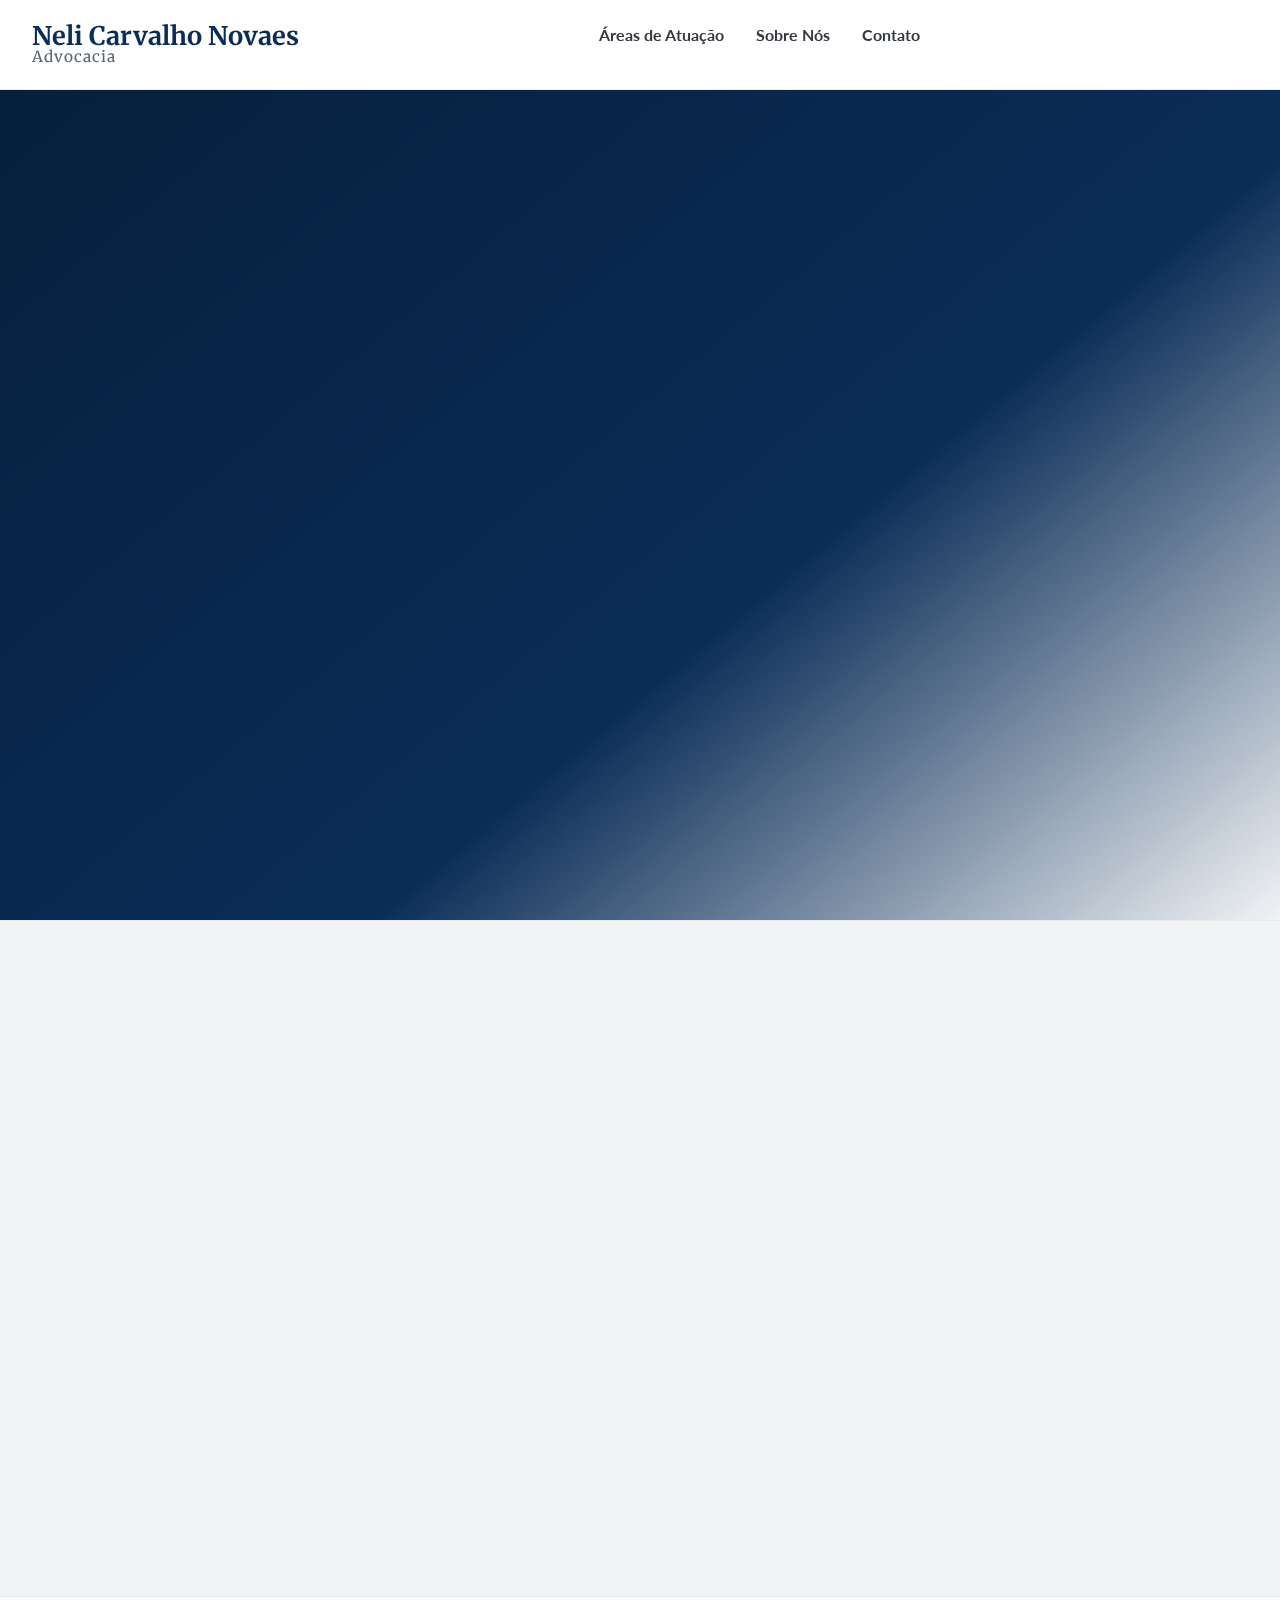
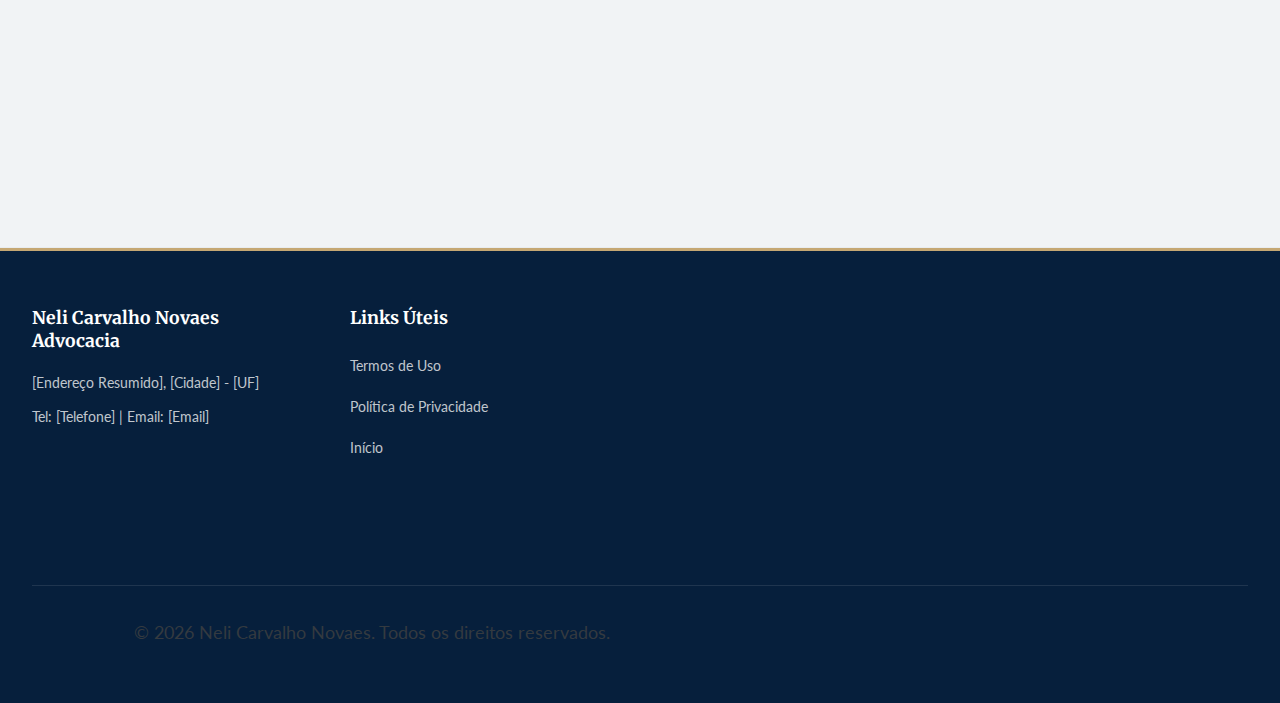
<file: index.html>
<!DOCTYPE html>
<html lang="pt-BR">
<head>
    <meta charset="UTF-8">
    <meta name="viewport" content="width=device-width, initial-scale=1.0">

    <title>Neli Carvalho Novaes Advocacia - Assessoria Jurídica Confiável</title>
    <meta name="description" content="Escritório de advocacia Neli Carvalho Novaes. Soluções jurídicas personalizadas em Direito Civil, Família e Trabalhista. Agende sua consulta.">
    <meta name="keywords" content="advocacia, advogado, neli carvalho novaes, direito civil, direito de família, direito trabalhista, assessoria jurídica, consultoria jurídica">
    <link rel="canonical" href="https://www.nelinovaesadv.com.br/">
    <link rel="icon" href="justice-scale.png" sizes="any">
    <link rel="icon" href="justice-scale.png" type="image/svg+xml">
    <link rel="apple-touch-icon" href="justice-scale.png">

    <meta property="og:title" content="Neli Carvalho Novaes Advocacia - Assessoria Confiável">
    <meta property="og:description" content="Soluções jurídicas personalizadas em Direito Civil, Família e Trabalhista.">
    <meta property="og:image" content="https://www.nelinovaesadv.com.br/images/og-image.jpg">
    <meta property="og:url" content="https://www.nelinovaesadv.com.br/">
    <meta property="og:type" content="website">
    <meta property="og:locale" content="pt_BR">
    <meta name="twitter:card" content="summary_large_image">
    <link rel="stylesheet" href="style.css">

    <link rel="preconnect" href="https://fonts.googleapis.com">
    <link rel="preconnect" href="https://fonts.gstatic.com" crossorigin>
    <link href="https://fonts.googleapis.com/css2?family=Lato:wght@300;400;700&family=Merriweather:wght@400;700&display=swap" rel="stylesheet">
    <link rel="stylesheet" href="https://cdnjs.cloudflare.com/ajax/libs/font-awesome/6.5.2/css/all.min.css" integrity="sha512-SnH5WK+bZxgPHs44uWIX+LLJAJ9/2PkPKZ5QiAj6Ta86w+fsb2TkcmfRyVX3pBnMFcV7oQPJkl9QevSCWr3W6A==" crossorigin="anonymous" referrerpolicy="no-referrer" />

    <script type="application/ld+json">
    {
      "@context": "https://schema.org",
      "@type": "LegalService",
      "name": "Neli Carvalho Novaes Advocacia",
      "description": "Assessoria e consultoria jurídica especializada em Direito Civil, Direito de Família e Direito Trabalhista.",
      "url": "https://www.nelinovaesadv.com.br/",
      "logo": "https://www.nelinovaesadv.com.br/images/logo.png", // Substitua pela URL do logo
      "image": "https://www.nelinovaesadv.com.br/images/og-image.jpg",
      "telephone": "+55-XX-XXXXX-XXXX", // Substitua pelo telefone
      "email": "contato@nelinovaesadv.com.br", // Substitua pelo email
      "address": {
        "@type": "PostalAddress",
        "streetAddress": "Endereço Completo do Escritório", // Substitua
        "addressLocality": "Cidade", // Substitua
        "addressRegion": "UF", // Substitua
        "postalCode": "XXXXX-XXX", // Substitua
        "addressCountry": "BR"
      },
      "openingHoursSpecification": [ // Opcional: Horário de funcionamento
        {
          "@type": "OpeningHoursSpecification",
          "dayOfWeek": [
            "Monday",
            "Tuesday",
            "Wednesday",
            "Thursday",
            "Friday"
          ],
          "opens": "09:00",
          "closes": "18:00"
        }
      ],
      "areaServed": { // Opcional: Área de atuação geográfica
         "@type": "Place",
         "name": "Nome da Cidade ou Região" // Substitua
      },
       "founder": { // Ou attorney, employee
           "@type": "Person",
           "name": "Neli Carvalho Novaes",
           "jobTitle": "Advogada",
           "alumniOf": "Nome da Faculdade de Direito" // Opcional
           // "knowsAbout": ["Direito Civil", "Direito de Família", "Direito do Trabalho"]
       }
    }
    </script>
</head>
<body data-theme="light"> <header class="site-header" id="inicio">
        <div class="container header-container">
            <div class="logo">
                <a href="#inicio">Neli Carvalho Novaes <span class="logo-subtitle">Advocacia</span></a>
                </div>
            <nav class="main-nav">
                <ul>
                    <li><a href="#areas">Áreas de Atuação</a></li>
                    <li><a href="#sobre">Sobre Nós</a></li>
                    <li><a href="#contato">Contato</a></li>
                </ul>
            </nav>
            <div class="header-actions">
                 <button id="dark-mode-toggle" class="dark-mode-button" aria-label="Alternar modo claro/escuro">
                     <i class="fas fa-moon icon-moon"></i>
                     <i class="fas fa-sun icon-sun"></i>
                 </button>
                <button class="menu-toggle" aria-label="Abrir menu" aria-expanded="false">
                    <i class="fas fa-bars"></i>
                </button>
            </div>
        </div>
    </header>

    <section class="hero-section section">
        <div class="hero-background" aria-hidden="true"></div>
        <div class="container hero-content-container">
            <div class="hero-text animate-on-load">
                <h1 class="hero-title">Assessoria Jurídica <span class="highlight">Confiável e Eficaz</span></h1>
                <p class="hero-subtitle">Soluções personalizadas para suas necessidades em Direito Civil, Família e Trabalhista.</p>
                <a href="#contato" class="button hero-cta">Agende sua Consulta Inicial</a>
            </div>
            <div class="hero-visual animate-on-load delay-1" aria-hidden="true">
                <svg class="justice-scale" xmlns="http://www.w3.org/2000/svg" viewBox="0 0 100 100" fill="currentColor"><path d="M93.4 31.1l-11.8 7.3L50 18.8 18.4 38.4 6.6 31.1 50 8.8l43.4 22.3zM50 81.2V23.1l31.6 19.5-6.6 4 11.8 7.3L50 91.2 13.2 53.9l11.8-7.3-6.6-4L50 23.1v58.1zM18.4 61.6l6.6 4L50 76.9l25-11.3 6.6-4-31.6-19.5L18.4 61.6z"/></svg>
            </div>
        </div>
    </section>

    <main>

        <section id="areas" class="areas-section section section--light-bg">
            <div class="container content-wrapper reveal-on-scroll">
                <h2 class="section-title">Áreas de Atuação</h2>
                <p class="section-subtitle">Foco em resultados e na defesa dos seus direitos.</p>
                <div class="practice-areas-grid responsive-grid">
                    <div class="practice-card">
                        <div class="card-icon"><i class="fas fa-gavel"></i></div>
                        <h3 class="card-title">Direito Civil</h3>
                        <p class="card-description">Contratos, obrigações, responsabilidade civil, indenizações, posse e propriedade.</p>
                    </div>
                    <div class="practice-card">
                        <div class="card-icon"><i class="fas fa-users"></i></div>
                        <h3 class="card-title">Direito de Família</h3>
                        <p class="card-description">Divórcio, pensão alimentícia, guarda de filhos, inventários e partilhas.</p>
                    </div>
                    <div class="practice-card">
                        <div class="card-icon"><i class="fas fa-briefcase"></i></div>
                        <h3 class="card-title">Direito Trabalhista</h3>
                        <p class="card-description">Reclamações trabalhistas, acidentes de trabalho, rescisões, direitos de empregados e empregadores.</p>
                    </div>
                     </div>
            </div>
        </section>

        <section id="sobre" class="about-section section">
            <div class="container content-wrapper responsive-flex about-container reveal-on-scroll">
                <div class="about-image">
                    <img src="neli-carvalho-novaes-advogada.png" alt="Foto de Neli Carvalho Novaes" loading="lazy"> </div>
                <div class="about-text">
                    <h2 class="section-title">Sobre Neli Carvalho Novaes</h2>
                    <p>Com vasta experiência e dedicação, Neli Carvalho Novaes oferece um atendimento jurídico humanizado e focado em encontrar as melhores soluções para cada cliente. Graduada pela [Nome da Universidade], com especialização em [Área de Especialização], atua com ética e transparência.</p>
                    <p><strong>Valores:</strong> Comprometimento, Excelência, Ética e Respeito.</p>
                    <a href="#contato" class="button button--outline">Entre em Contato</a>
                </div>
            </div>
        </section>

        <section id="contato" class="contact-section section section--light-bg">
            <div class="container content-wrapper reveal-on-scroll">
                <h2 class="section-title">Contato</h2>
                <p class="section-subtitle">Agende uma consulta ou tire suas dúvidas.</p>
                <div class="contact-container-internal responsive-flex">
                     <div class="contact-info">
                         <h3>Informações de Contato</h3>
                         <p><i class="fas fa-map-marker-alt icon"></i> [Endereço Completo do Escritório], [Cidade] - [UF]</p>
                         <p><i class="fas fa-phone icon"></i> <a href="tel:+55XXXXXXXXXXX">[Seu Telefone]</a></p>
                         <p><i class="fas fa-envelope icon"></i> <a href="mailto:contato@nelinovaesadv.com.br">[Seu Email]</a></p>
                         <p><i class="fab fa-whatsapp icon"></i> <a href="https://wa.me/55XXXXXXXXXXX" target="_blank" rel="noopener noreferrer">WhatsApp</a></p>
                         </div>
                     <div class="contact-form-wrapper">
                         <h3>Envie sua Mensagem</h3>
                        <form class="contact-form" id="main-contact-form" action="[URL_PROCESSA_FORMULARIO]" method="POST" novalidate>
                            <div class="form-group">
                                <label for="contact-nome">Nome:</label>
                                <input type="text" id="contact-nome" name="nome" required minlength="2">
                                <span class="error-message" aria-live="polite"></span>
                            </div>
                            <div class="form-group">
                                <label for="contact-email">E-mail:</label>
                                <input type="email" id="contact-email" name="email" required>
                                 <span class="error-message" aria-live="polite"></span>
                            </div>
                             <div class="form-group">
                                <label for="contact-telefone">Telefone (Opcional):</label>
                                <input type="tel" id="contact-telefone" name="telefone">
                            </div>
                            <div class="form-group">
                                <label for="contact-mensagem">Mensagem:</label>
                                <textarea id="contact-mensagem" name="mensagem" rows="5" required minlength="10"></textarea>
                                 <span class="error-message" aria-live="polite"></span>
                            </div>
                            <div class="form-submit">
                                <button type="submit" class="button">Enviar Contato</button>
                            </div>
                            <div class="form-status" aria-live="polite"></div> </form>
                    </div>
                </div>
            </div>
        </section>

    </main>

    <footer class="site-footer section--narrow">
        <div class="container footer-container">
            <div class="footer-info">
                 <h4>Neli Carvalho Novaes Advocacia</h4>
                 <p>[Endereço Resumido], [Cidade] - [UF]</p>
                 <p>Tel: [Telefone] | Email: [Email]</p>
            </div>
            <div class="footer-links">
                 <h4>Links Úteis</h4>
                 <ul>
                     <li><a href="termos-de-uso.html">Termos de Uso</a></li>
                    <li><a href="politica-de-privacidade.html">Política de Privacidade</a></li>
                    <li><a href="#">Início</a></li>
                 </ul>
            </div>
            <div class="footer-copy">
                <p>&copy; <span id="current-year">2025</span> Neli Carvalho Novaes. Todos os direitos reservados.</p>
                </div>
        </div>
    </footer>

    <script src="script.js"></script>
    <script> document.getElementById('current-year').textContent = new Date().getFullYear(); </script>

</body>
</html>
</file>
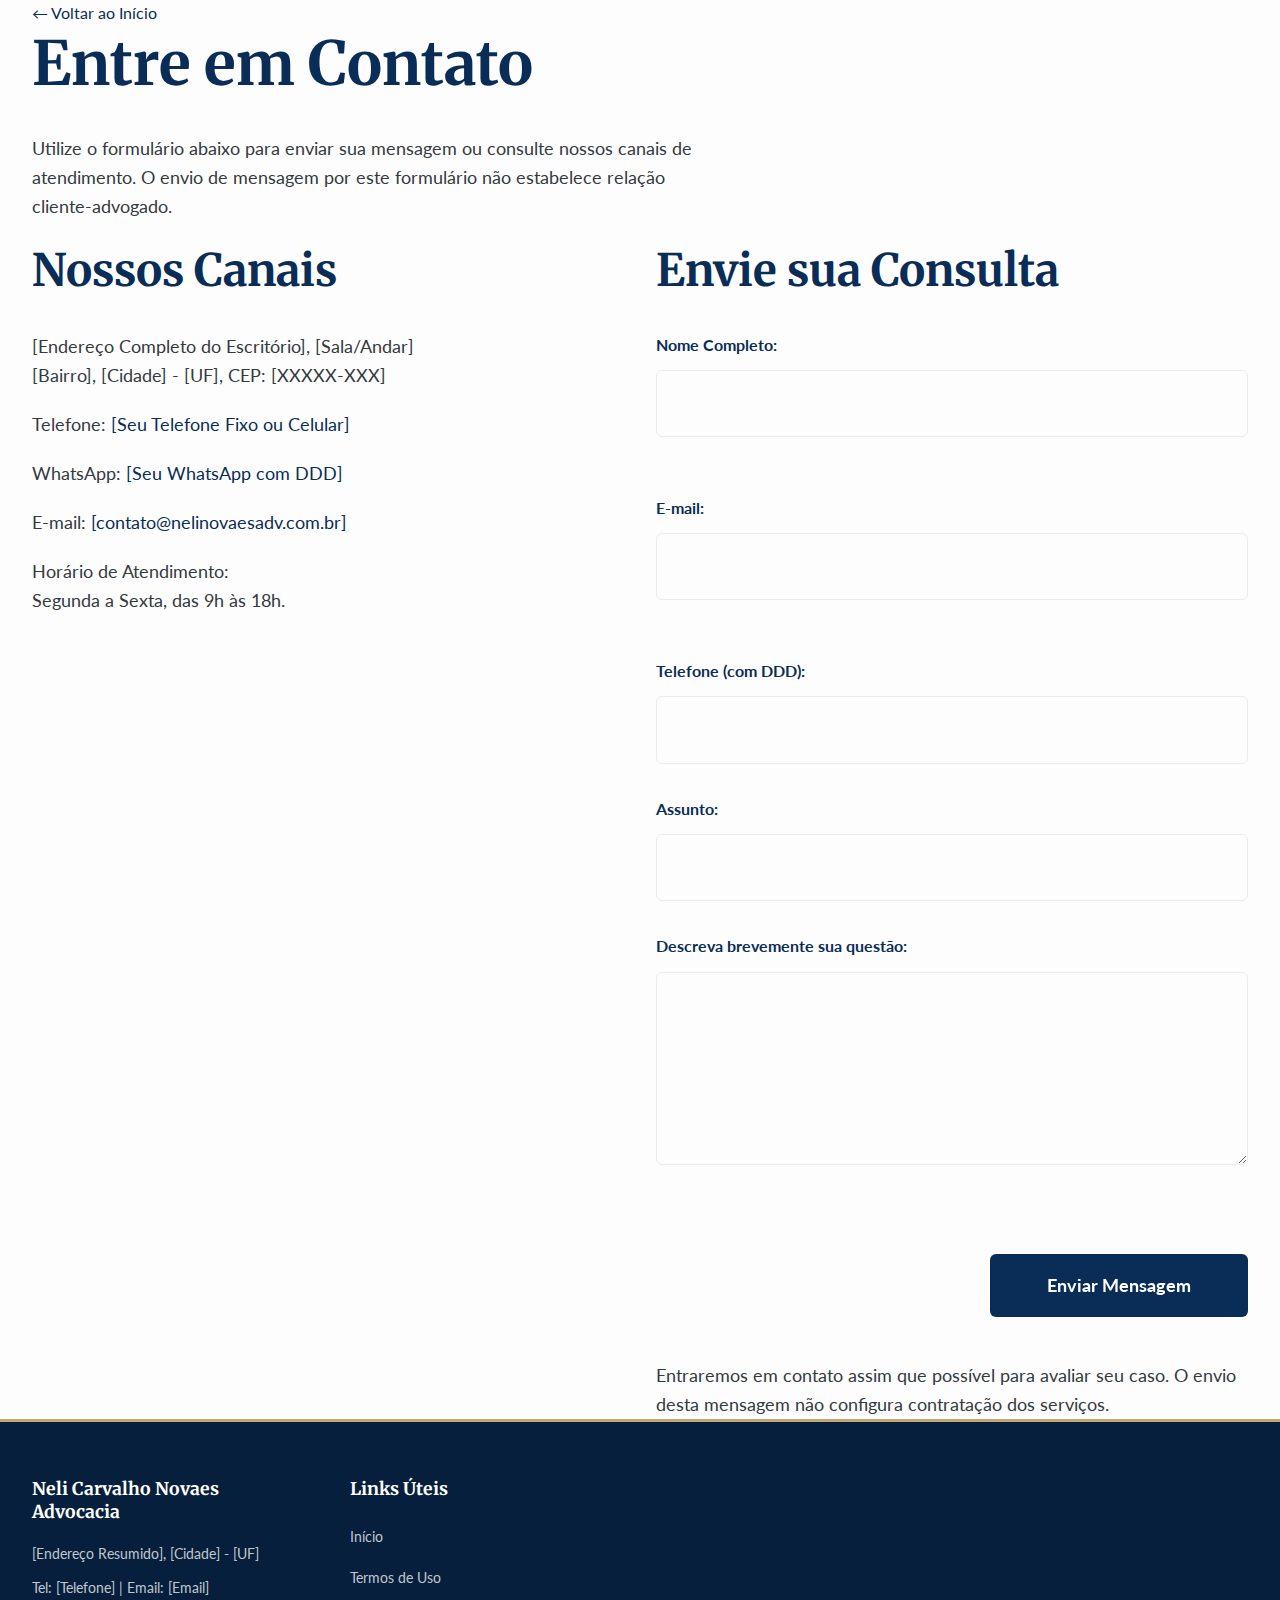
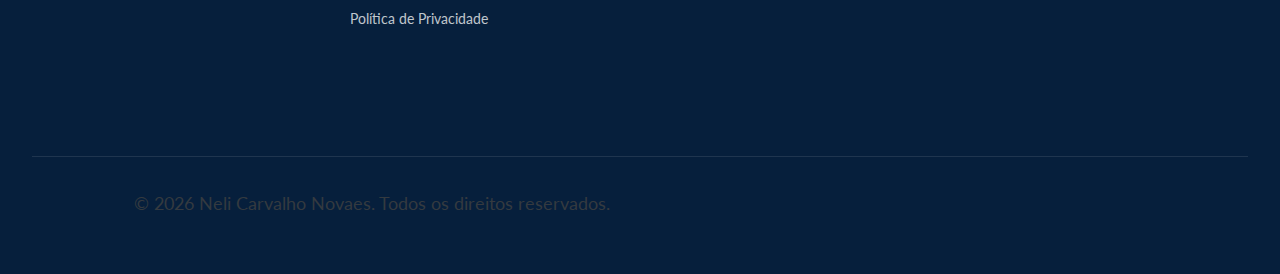
<file: contato.html>
<!DOCTYPE html>
<html lang="pt-BR">
<head>
    <meta charset="UTF-8">
    <meta name="viewport" content="width=device-width, initial-scale=1.0">

    <title>Contato - Neli Carvalho Novaes Advocacia</title>
    <meta name="description" content="Entre em contato com o escritório Neli Carvalho Novaes Advocacia. Agende sua consulta ou envie sua dúvida sobre direito civil, família ou trabalhista.">
    <meta name="robots" content="index, follow">

    <link rel="stylesheet" href="style.css">
    <link rel="preconnect" href="https://fonts.googleapis.com">
    <link rel="preconnect" href="https://fonts.gstatic.com" crossorigin>
    <link href="https://fonts.googleapis.com/css2?family=Lato:wght@300;400;700&family=Merriweather:wght@400;700&display=swap" rel="stylesheet">
    <link rel="stylesheet" href="https://cdnjs.cloudflare.com/ajax/libs/font-awesome/6.5.2/css/all.min.css" integrity="sha512-SnH5WK+bZxgPHs44uWIX+LLJAJ9/2PkPKZ5QiAj6Ta86w+fsb2TkcmfRyVX3pBnMFcV7oQPJkl9QevSCWr3W6A==" crossorigin="anonymous" referrerpolicy="no-referrer" />

    <link rel="icon" href="/favicon.ico" sizes="any">
    <link rel="icon" href="/favicon.svg" type="image/svg+xml">
    <link rel="apple-touch-icon" href="/apple-touch-icon.png">
</head>
<body data-theme="light">

    <header class="simple-header">
        <div class="container">
             <a href="index.html" class="back-link">&larr; Voltar ao Início</a>
        </div>
    </header>

    <main class="contact-container container page-content">
        <h1>Entre em Contato</h1>
        <p class="contact-intro">Utilize o formulário abaixo para enviar sua mensagem ou consulte nossos canais de atendimento. O envio de mensagem por este formulário não estabelece relação cliente-advogado.</p>

        <div class="contact-flex-container responsive-flex"> <div class="contact-direct-info-block"> <h2>Nossos Canais</h2>
                <p><i class="fas fa-map-marker-alt icon"></i> [Endereço Completo do Escritório], [Sala/Andar] <br> [Bairro], [Cidade] - [UF], CEP: [XXXXX-XXX]</p>
                <p><i class="fas fa-phone icon"></i> Telefone: <a href="tel:+55XXXXXXXXXXX">[Seu Telefone Fixo ou Celular]</a></p>
                <p><i class="fab fa-whatsapp icon"></i> WhatsApp: <a href="https://wa.me/55XXXXXXXXXXX" target="_blank" rel="noopener noreferrer">[Seu WhatsApp com DDD]</a></p> <p><i class="fas fa-envelope icon"></i> E-mail: <a href="mailto:contato@nelinovaesadv.com.br">[contato@nelinovaesadv.com.br]</a></p>
                <p><i class="fas fa-clock icon"></i> Horário de Atendimento: <br> Segunda a Sexta, das 9h às 18h.</p>
                 </div>

            <div class="contact-form-container-block"> <h2>Envie sua Consulta</h2>
                <form class="contact-form" id="page-contact-form" action="[URL_DO_SEU_SCRIPT_DE_ENVIO]" method="POST" novalidate>
                    <div class="form-group">
                        <label for="page-contact-nome">Nome Completo:</label>
                        <input type="text" id="page-contact-nome" name="nome" required aria-required="true" minlength="2">
                         <span class="error-message" aria-live="polite"></span>
                    </div>
                    <div class="form-group">
                        <label for="page-contact-email">E-mail:</label>
                        <input type="email" id="page-contact-email" name="email" required aria-required="true">
                         <span class="error-message" aria-live="polite"></span>
                    </div>
                    <div class="form-group">
                        <label for="page-contact-telefone">Telefone (com DDD):</label>
                        <input type="tel" id="page-contact-telefone" name="telefone"> </div>
                    <div class="form-group">
                        <label for="page-contact-assunto">Assunto:</label>
                         <input type="text" id="page-contact-assunto" name="assunto">
                    </div>
                    <div class="form-group">
                        <label for="page-contact-mensagem">Descreva brevemente sua questão:</label>
                        <textarea id="page-contact-mensagem" name="mensagem" rows="6" required aria-required="true" minlength="10"></textarea>
                         <span class="error-message" aria-live="polite"></span>
                    </div>
                    <div class="form-submit">
                        <button type="submit" class="button contact-submit-button">Enviar Mensagem</button>
                    </div>
                    <div class="form-status" aria-live="polite"></div>
                </form>
                <p class="form-note">Entraremos em contato assim que possível para avaliar seu caso. O envio desta mensagem não configura contratação dos serviços.</p>
            </div>

        </div> </main>

    <footer class="site-footer section--narrow">
         <div class="container footer-container">
            <div class="footer-info">
                 <h4>Neli Carvalho Novaes Advocacia</h4>
                 <p>[Endereço Resumido], [Cidade] - [UF]</p>
                 <p>Tel: [Telefone] | Email: [Email]</p>
            </div>
            <div class="footer-links">
                 <h4>Links Úteis</h4>
                 <ul>
                    <li><a href="index.html">Início</a></li>
                    <li><a href="termos-de-uso.html">Termos de Uso</a></li>
                    <li><a href="politica-de-privacidade.html">Política de Privacidade</a></li>
                 </ul>
            </div>
            <div class="footer-copy">
                <p>&copy; <span id="current-year">2025</span> Neli Carvalho Novaes. Todos os direitos reservados.</p>
            </div>
        </div>
    </footer>

    <script src="script.js"></script> <script> document.getElementById('current-year').textContent = new Date().getFullYear(); </script>

</body>
</html>
</file>
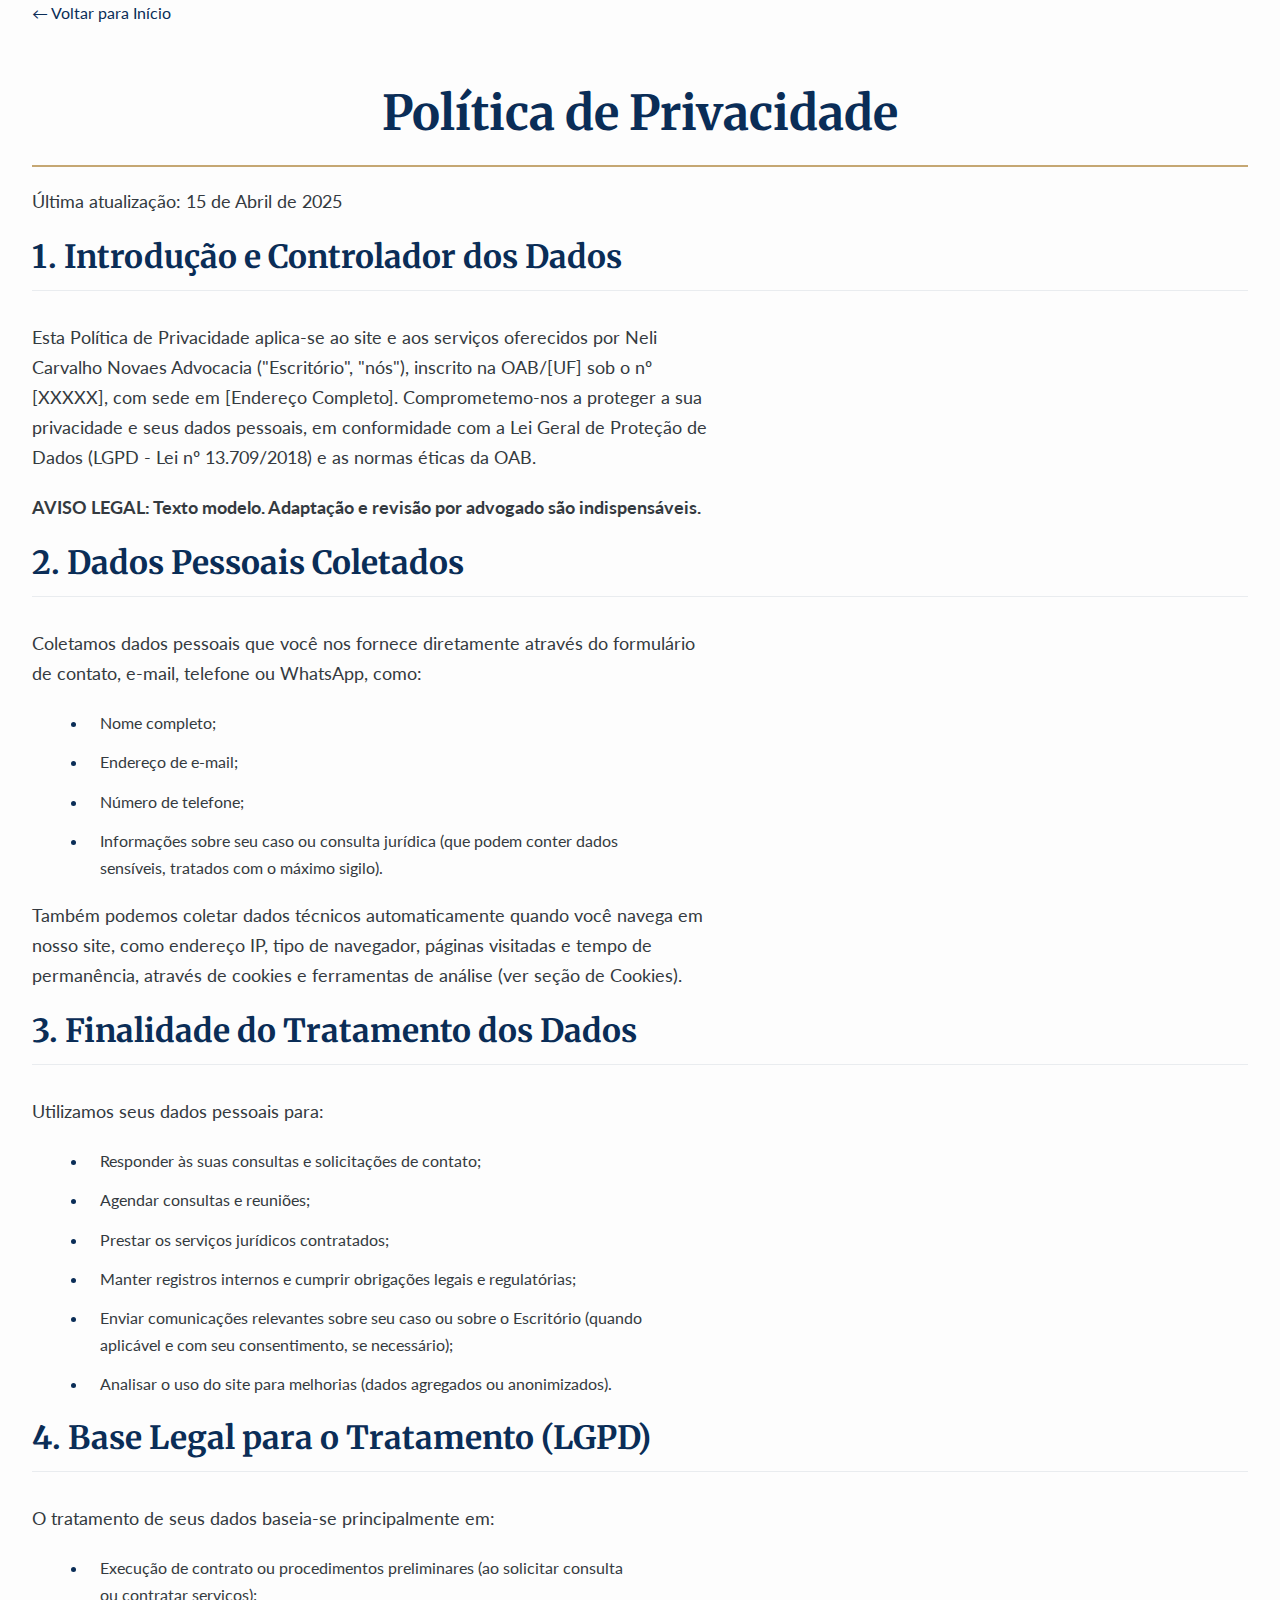
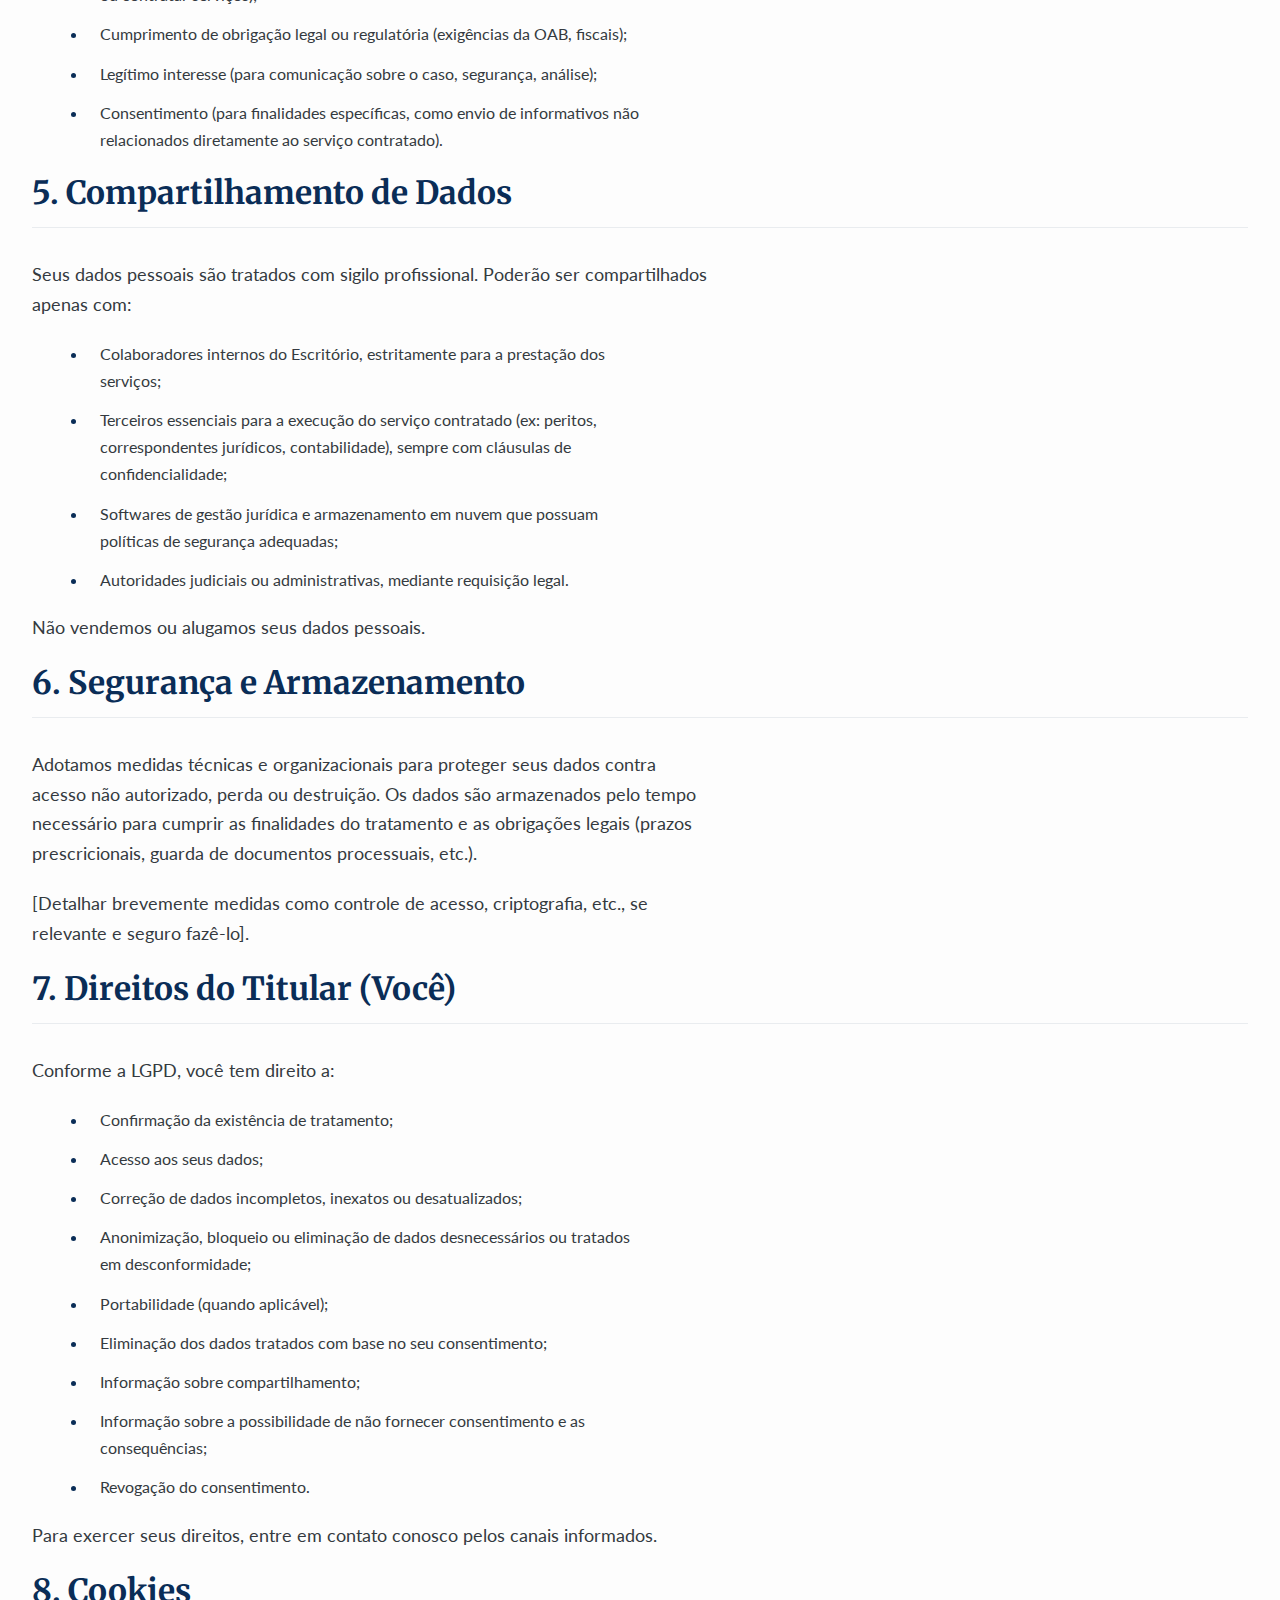
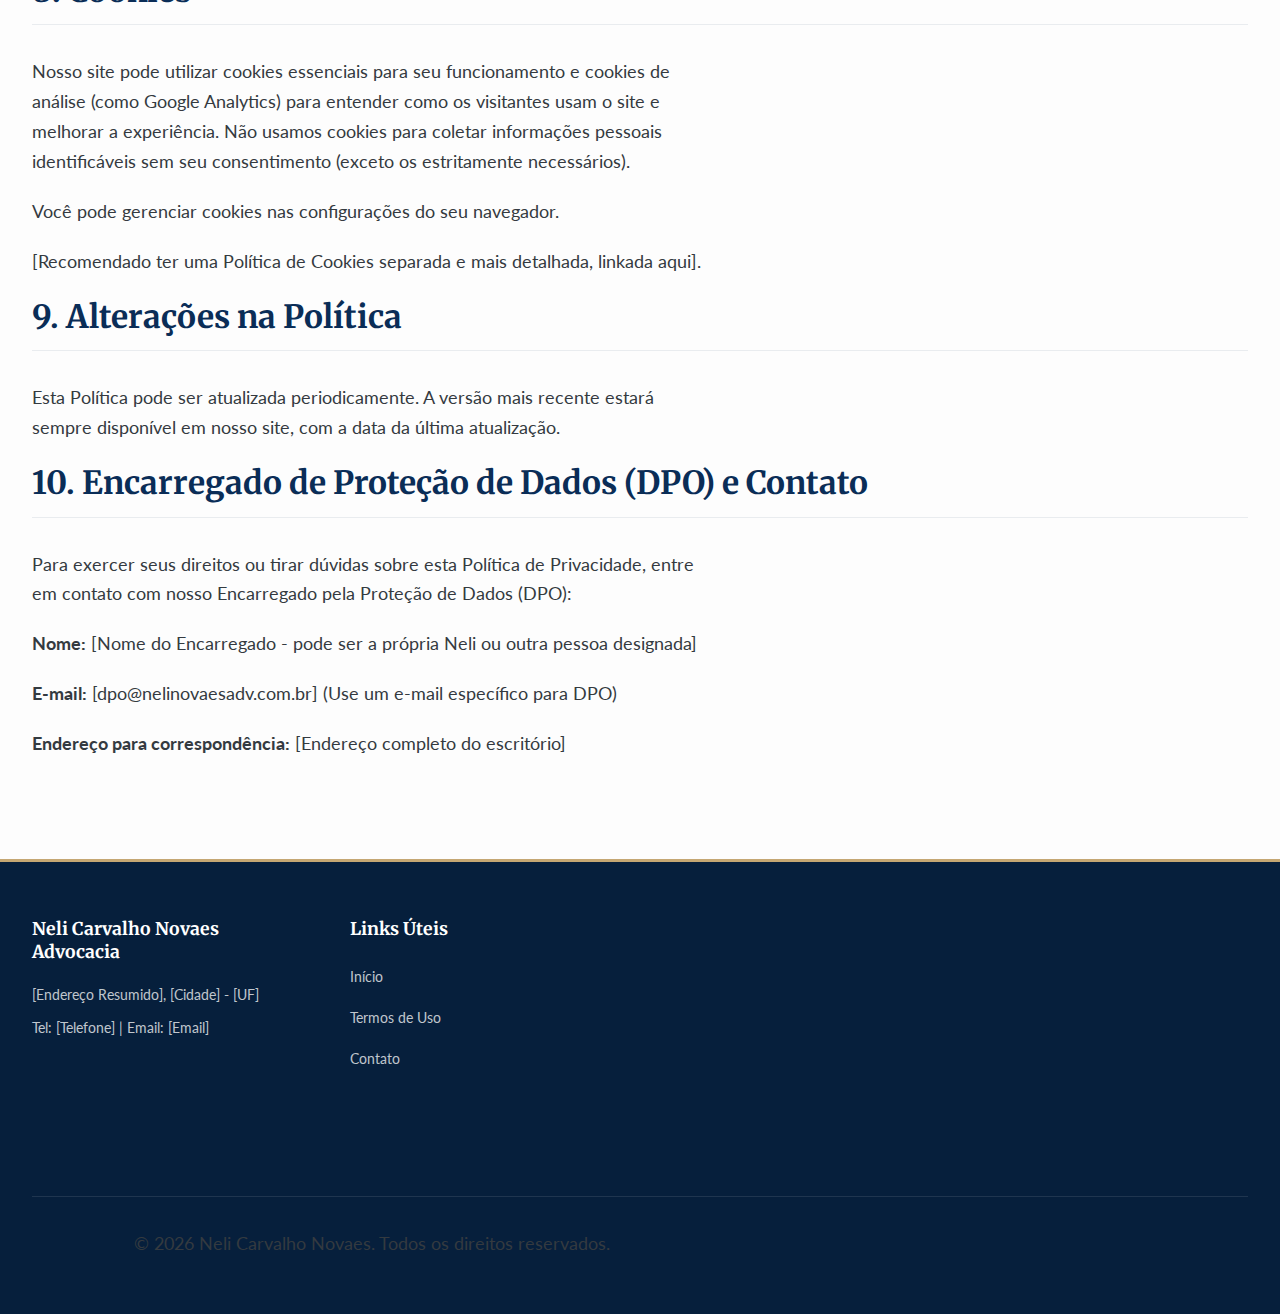
<file: politica-de-privacidade.html>
<!DOCTYPE html>
<html lang="pt-BR">
<head>
    <meta charset="UTF-8">
    <meta name="viewport" content="width=device-width, initial-scale=1.0">

    <title>Política de Privacidade - Neli Carvalho Novaes Advocacia</title>
    <meta name="description" content="Política de privacidade do escritório Neli Carvalho Novaes Advocacia. Entenda como tratamos seus dados pessoais em conformidade com a LGPD.">
    <meta name="robots" content="noindex, follow">

    <link rel="stylesheet" href="style.css">

    <link rel="preconnect" href="https://fonts.googleapis.com">
    <link rel="preconnect" href="https://fonts.gstatic.com" crossorigin>
    <link href="https://fonts.googleapis.com/css2?family=Lato:wght@300;400;700&family=Merriweather:wght@400;700&display=swap" rel="stylesheet">
    <link rel="stylesheet" href="https://cdnjs.cloudflare.com/ajax/libs/font-awesome/6.5.2/css/all.min.css" integrity="sha512-SnH5WK+bZxgPHs44uWIX+LLJAJ9/2PkPKZ5QiAj6Ta86w+fsb2TkcmfRyVX3pBnMFcV7oQPJkl9QevSCWr3W6A==" crossorigin="anonymous" referrerpolicy="no-referrer" />

    <link rel="icon" href="/favicon.ico" sizes="any">
    <link rel="icon" href="/favicon.svg" type="image/svg+xml">
    <link rel="apple-touch-icon" href="/apple-touch-icon.png">
</head>
<body data-theme="light">

    <header class="simple-header">
        <div class="container">
            <a href="index.html" class="back-link">&larr; Voltar para Início</a>
        </div>
    </header>

    <main class="privacy-container container page-content">
        <h1>Política de Privacidade</h1>
        <p class="last-updated">Última atualização: 15 de Abril de 2025</p> <section>
            <h2>1. Introdução e Controlador dos Dados</h2>
            <p>Esta Política de Privacidade aplica-se ao site e aos serviços oferecidos por Neli Carvalho Novaes Advocacia ("Escritório", "nós"), inscrito na OAB/[UF] sob o nº [XXXXX], com sede em [Endereço Completo]. Comprometemo-nos a proteger a sua privacidade e seus dados pessoais, em conformidade com a Lei Geral de Proteção de Dados (LGPD - Lei nº 13.709/2018) e as normas éticas da OAB.</p>
            <p><strong>AVISO LEGAL: Texto modelo. Adaptação e revisão por advogado são indispensáveis.</strong></p>
        </section>

        <section>
            <h2>2. Dados Pessoais Coletados</h2>
            <p>Coletamos dados pessoais que você nos fornece diretamente através do formulário de contato, e-mail, telefone ou WhatsApp, como:</p>
            <ul>
                <li>Nome completo;</li>
                <li>Endereço de e-mail;</li>
                <li>Número de telefone;</li>
                <li>Informações sobre seu caso ou consulta jurídica (que podem conter dados sensíveis, tratados com o máximo sigilo).</li>
            </ul>
            <p>Também podemos coletar dados técnicos automaticamente quando você navega em nosso site, como endereço IP, tipo de navegador, páginas visitadas e tempo de permanência, através de cookies e ferramentas de análise (ver seção de Cookies).</p>
        </section>

        <section>
            <h2>3. Finalidade do Tratamento dos Dados</h2>
            <p>Utilizamos seus dados pessoais para:</p>
            <ul>
                <li>Responder às suas consultas e solicitações de contato;</li>
                <li>Agendar consultas e reuniões;</li>
                <li>Prestar os serviços jurídicos contratados;</li>
                <li>Manter registros internos e cumprir obrigações legais e regulatórias;</li>
                <li>Enviar comunicações relevantes sobre seu caso ou sobre o Escritório (quando aplicável e com seu consentimento, se necessário);</li>
                <li>Analisar o uso do site para melhorias (dados agregados ou anonimizados).</li>
            </ul>
        </section>

         <section>
            <h2>4. Base Legal para o Tratamento (LGPD)</h2>
            <p>O tratamento de seus dados baseia-se principalmente em:</p>
            <ul>
                <li>Execução de contrato ou procedimentos preliminares (ao solicitar consulta ou contratar serviços);</li>
                <li>Cumprimento de obrigação legal ou regulatória (exigências da OAB, fiscais);</li>
                <li>Legítimo interesse (para comunicação sobre o caso, segurança, análise);</li>
                <li>Consentimento (para finalidades específicas, como envio de informativos não relacionados diretamente ao serviço contratado).</li>
            </ul>
        </section>

        <section>
            <h2>5. Compartilhamento de Dados</h2>
            <p>Seus dados pessoais são tratados com sigilo profissional. Poderão ser compartilhados apenas com:</p>
            <ul>
                <li>Colaboradores internos do Escritório, estritamente para a prestação dos serviços;</li>
                <li>Terceiros essenciais para a execução do serviço contratado (ex: peritos, correspondentes jurídicos, contabilidade), sempre com cláusulas de confidencialidade;</li>
                <li>Softwares de gestão jurídica e armazenamento em nuvem que possuam políticas de segurança adequadas;</li>
                <li>Autoridades judiciais ou administrativas, mediante requisição legal.</li>
            </ul>
            <p>Não vendemos ou alugamos seus dados pessoais.</p>
        </section>

        <section>
            <h2>6. Segurança e Armazenamento</h2>
            <p>Adotamos medidas técnicas e organizacionais para proteger seus dados contra acesso não autorizado, perda ou destruição. Os dados são armazenados pelo tempo necessário para cumprir as finalidades do tratamento e as obrigações legais (prazos prescricionais, guarda de documentos processuais, etc.).</p>
             <p>[Detalhar brevemente medidas como controle de acesso, criptografia, etc., se relevante e seguro fazê-lo].</p>
       </section>

        <section>
            <h2>7. Direitos do Titular (Você)</h2>
            <p>Conforme a LGPD, você tem direito a:</p>
            <ul>
                <li>Confirmação da existência de tratamento;</li>
                <li>Acesso aos seus dados;</li>
                <li>Correção de dados incompletos, inexatos ou desatualizados;</li>
                <li>Anonimização, bloqueio ou eliminação de dados desnecessários ou tratados em desconformidade;</li>
                <li>Portabilidade (quando aplicável);</li>
                <li>Eliminação dos dados tratados com base no seu consentimento;</li>
                <li>Informação sobre compartilhamento;</li>
                <li>Informação sobre a possibilidade de não fornecer consentimento e as consequências;</li>
                <li>Revogação do consentimento.</li>
            </ul>
            <p>Para exercer seus direitos, entre em contato conosco pelos canais informados.</p>
        </section>

        <section>
            <h2>8. Cookies</h2>
            <p>Nosso site pode utilizar cookies essenciais para seu funcionamento e cookies de análise (como Google Analytics) para entender como os visitantes usam o site e melhorar a experiência. Não usamos cookies para coletar informações pessoais identificáveis sem seu consentimento (exceto os estritamente necessários).</p>
            <p>Você pode gerenciar cookies nas configurações do seu navegador.</p>
             <p>[Recomendado ter uma Política de Cookies separada e mais detalhada, linkada aqui].</p>
       </section>

        <section>
            <h2>9. Alterações na Política</h2>
            <p>Esta Política pode ser atualizada periodicamente. A versão mais recente estará sempre disponível em nosso site, com a data da última atualização.</p>
        </section>

        <section>
            <h2>10. Encarregado de Proteção de Dados (DPO) e Contato</h2>
            <p>Para exercer seus direitos ou tirar dúvidas sobre esta Política de Privacidade, entre em contato com nosso Encarregado pela Proteção de Dados (DPO):</p>
            <p><strong>Nome:</strong> [Nome do Encarregado - pode ser a própria Neli ou outra pessoa designada]</p>
            <p><strong>E-mail:</strong> [dpo@nelinovaesadv.com.br] (Use um e-mail específico para DPO)</p>
            <p><strong>Endereço para correspondência:</strong> [Endereço completo do escritório]</p>
        </section>

    </main>

    <footer class="site-footer section--narrow">
         <div class="container footer-container">
            <div class="footer-info">
                 <h4>Neli Carvalho Novaes Advocacia</h4>
                 <p>[Endereço Resumido], [Cidade] - [UF]</p>
                 <p>Tel: [Telefone] | Email: [Email]</p>
            </div>
            <div class="footer-links">
                 <h4>Links Úteis</h4>
                 <ul>
                    <li><a href="index.html">Início</a></li>
                    <li><a href="termos-de-uso.html">Termos de Uso</a></li>
                    <li><a href="contato.html">Contato</a></li>
                 </ul>
            </div>
            <div class="footer-copy">
                <p>&copy; <span id="current-year">2025</span> Neli Carvalho Novaes. Todos os direitos reservados.</p>
            </div>
        </div>
    </footer>

    <script>
        const yearSpan = document.getElementById('current-year');
        if (yearSpan) {
            yearSpan.textContent = new Date().getFullYear();
        }
     </script>

</body>
</html>
</file>
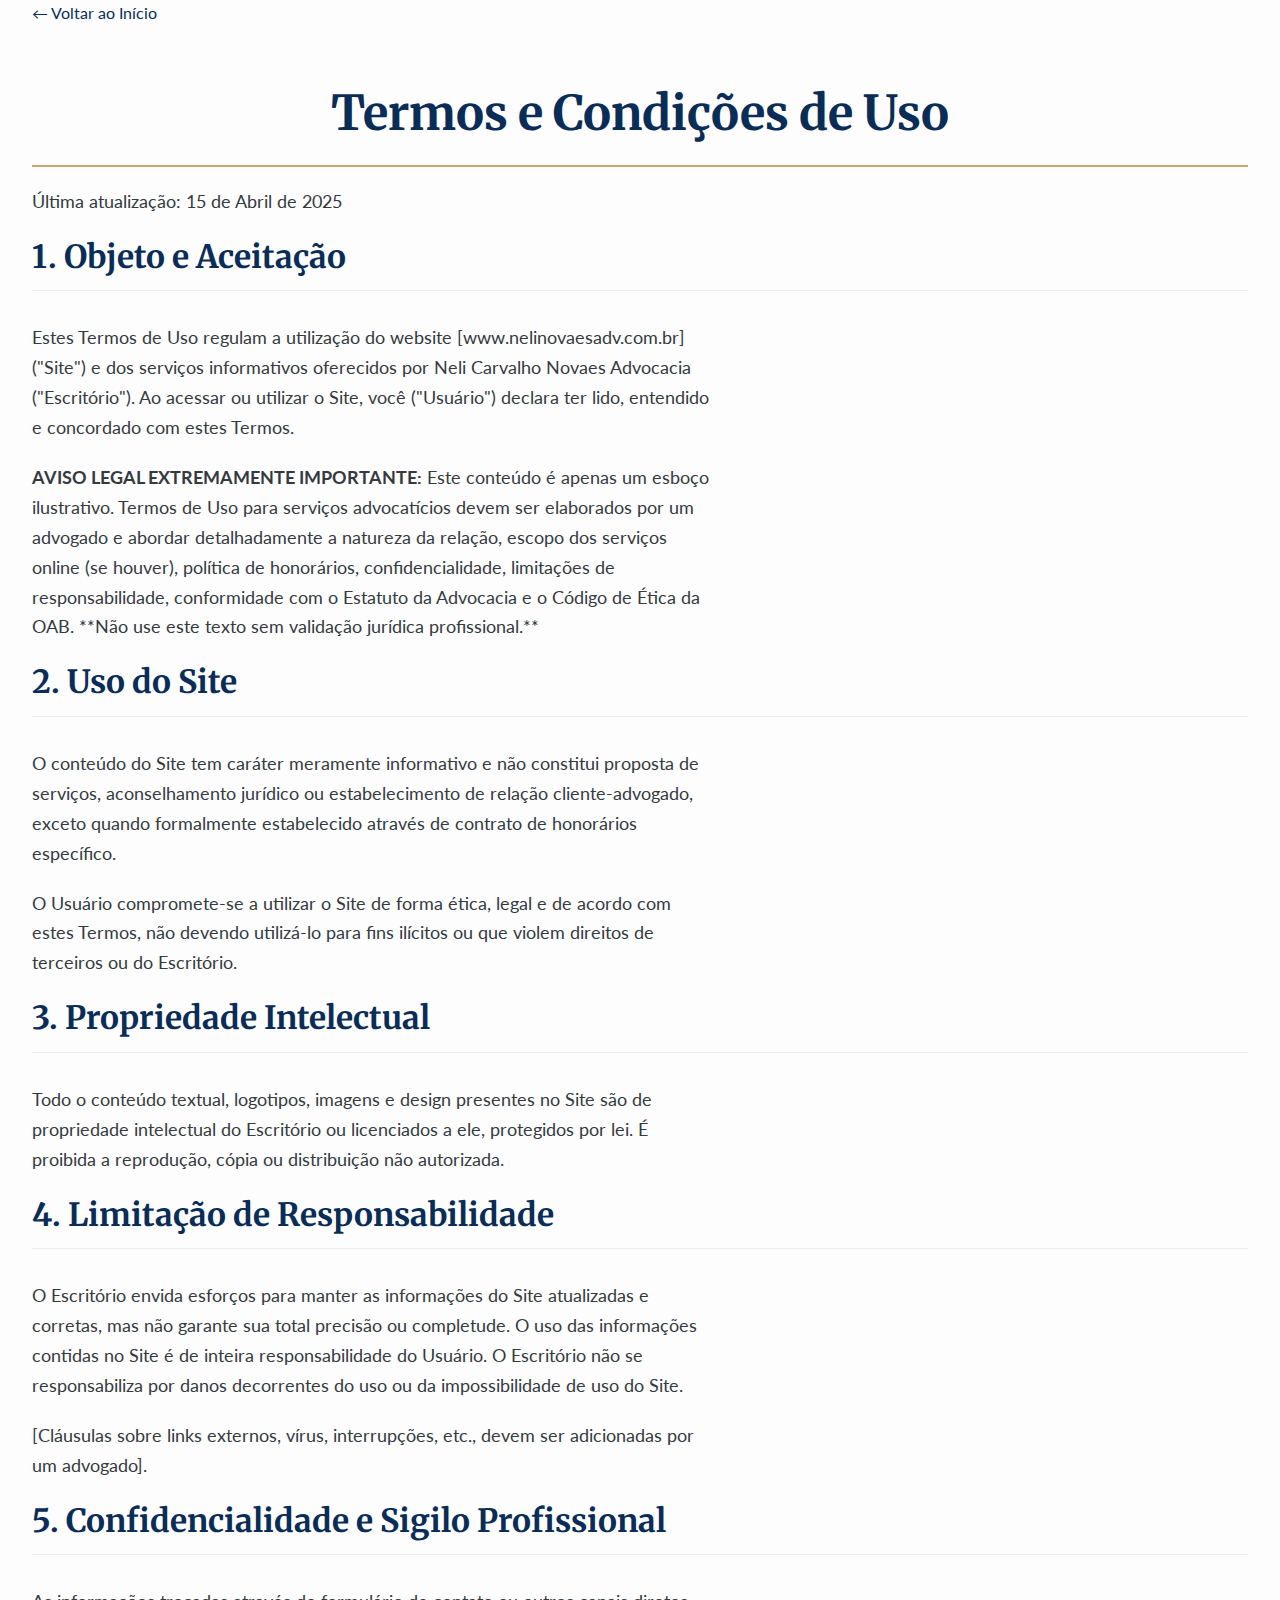
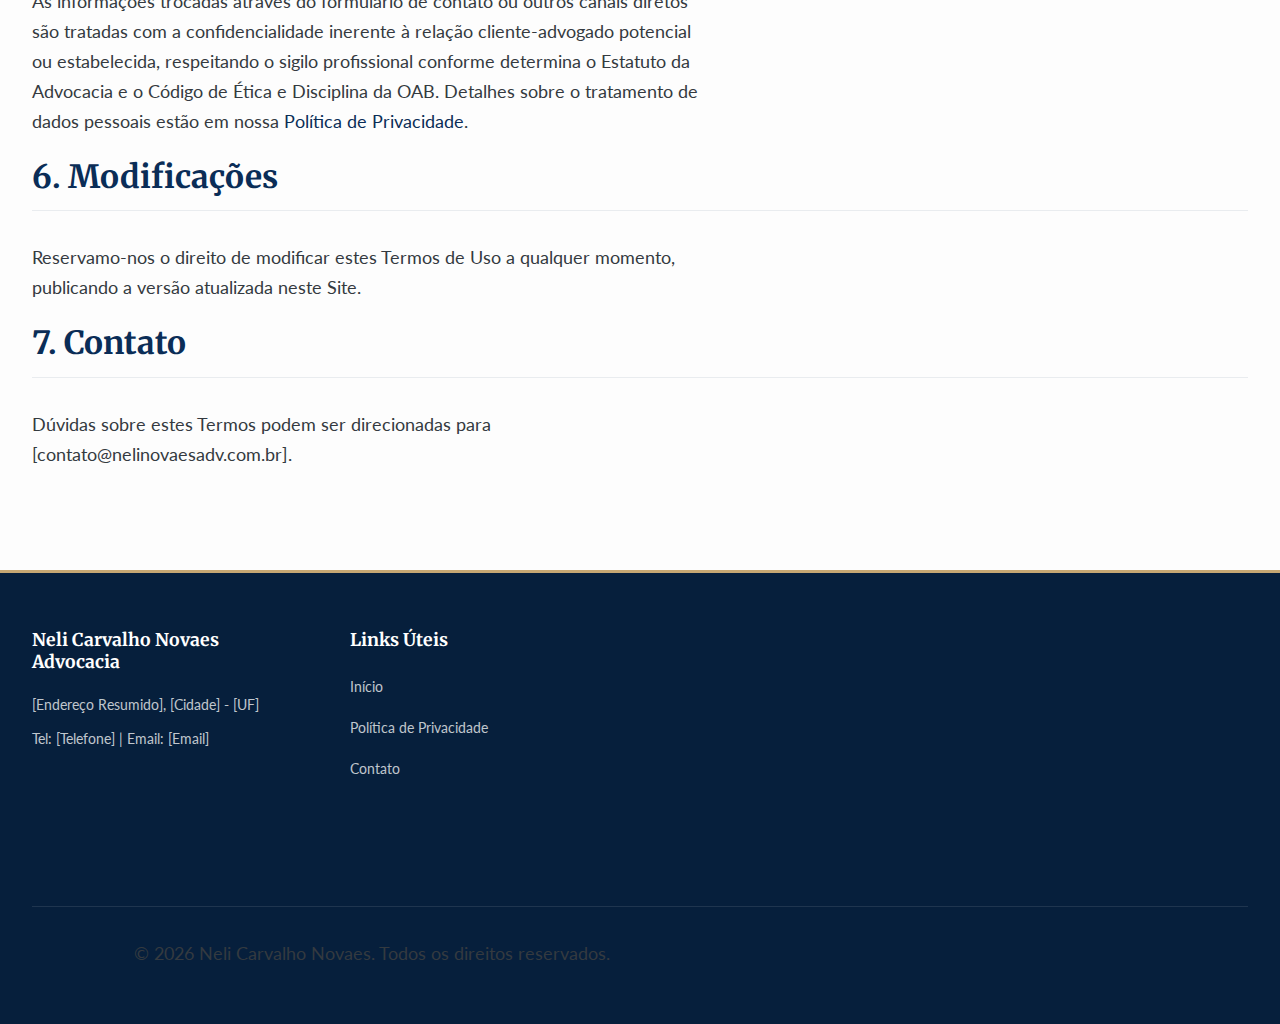
<file: termos-de-uso.html>
<!DOCTYPE html>
<html lang="pt-BR">
<head>
    <meta charset="UTF-8">
    <meta name="viewport" content="width=device-width, initial-scale=1.0">

    <title>Termos de Uso - Neli Carvalho Novaes Advocacia</title>
    <meta name="description" content="Termos e condições de uso do website e serviços prestados por Neli Carvalho Novaes Advocacia.">
    <meta name="robots" content="noindex, follow">

    <link rel="stylesheet" href="style.css">

    <link rel="preconnect" href="https://fonts.googleapis.com">
    <link rel="preconnect" href="https://fonts.gstatic.com" crossorigin>
    <link href="https://fonts.googleapis.com/css2?family=Lato:wght@300;400;700&family=Merriweather:wght@400;700&display=swap" rel="stylesheet">
    <link rel="stylesheet" href="https://cdnjs.cloudflare.com/ajax/libs/font-awesome/6.5.2/css/all.min.css" integrity="sha512-SnH5WK+bZxgPHs44uWIX+LLJAJ9/2PkPKZ5QiAj6Ta86w+fsb2TkcmfRyVX3pBnMFcV7oQPJkl9QevSCWr3W6A==" crossorigin="anonymous" referrerpolicy="no-referrer" />

    <link rel="icon" href="/favicon.ico" sizes="any">
    <link rel="icon" href="/favicon.svg" type="image/svg+xml">
    <link rel="apple-touch-icon" href="/apple-touch-icon.png">
</head>
<body data-theme="light">

    <header class="simple-header">
        <div class="container">
            <a href="index.html" class="back-link">&larr; Voltar ao Início</a>
        </div>
    </header>

    <main class="terms-container container page-content">
        <h1>Termos e Condições de Uso</h1>
        <p class="last-updated">Última atualização: 15 de Abril de 2025</p> <section>
            <h2>1. Objeto e Aceitação</h2>
            <p>Estes Termos de Uso regulam a utilização do website [www.nelinovaesadv.com.br] ("Site") e dos serviços informativos oferecidos por Neli Carvalho Novaes Advocacia ("Escritório"). Ao acessar ou utilizar o Site, você ("Usuário") declara ter lido, entendido e concordado com estes Termos.</p>
            <p><strong>AVISO LEGAL EXTREMAMENTE IMPORTANTE:</strong> Este conteúdo é apenas um esboço ilustrativo. Termos de Uso para serviços advocatícios devem ser elaborados por um advogado e abordar detalhadamente a natureza da relação, escopo dos serviços online (se houver), política de honorários, confidencialidade, limitações de responsabilidade, conformidade com o Estatuto da Advocacia e o Código de Ética da OAB. **Não use este texto sem validação jurídica profissional.**</p>
        </section>

        <section>
            <h2>2. Uso do Site</h2>
            <p>O conteúdo do Site tem caráter meramente informativo e não constitui proposta de serviços, aconselhamento jurídico ou estabelecimento de relação cliente-advogado, exceto quando formalmente estabelecido através de contrato de honorários específico.</p>
            <p>O Usuário compromete-se a utilizar o Site de forma ética, legal e de acordo com estes Termos, não devendo utilizá-lo para fins ilícitos ou que violem direitos de terceiros ou do Escritório.</p>
        </section>

        <section>
            <h2>3. Propriedade Intelectual</h2>
            <p>Todo o conteúdo textual, logotipos, imagens e design presentes no Site são de propriedade intelectual do Escritório ou licenciados a ele, protegidos por lei. É proibida a reprodução, cópia ou distribuição não autorizada.</p>
        </section>

         <section>
            <h2>4. Limitação de Responsabilidade</h2>
            <p>O Escritório envida esforços para manter as informações do Site atualizadas e corretas, mas não garante sua total precisão ou completude. O uso das informações contidas no Site é de inteira responsabilidade do Usuário. O Escritório não se responsabiliza por danos decorrentes do uso ou da impossibilidade de uso do Site.</p>
            <p>[Cláusulas sobre links externos, vírus, interrupções, etc., devem ser adicionadas por um advogado].</p>
        </section>

        <section>
            <h2>5. Confidencialidade e Sigilo Profissional</h2>
            <p>As informações trocadas através do formulário de contato ou outros canais diretos são tratadas com a confidencialidade inerente à relação cliente-advogado potencial ou estabelecida, respeitando o sigilo profissional conforme determina o Estatuto da Advocacia e o Código de Ética e Disciplina da OAB. Detalhes sobre o tratamento de dados pessoais estão em nossa <a href="politica-de-privacidade.html">Política de Privacidade</a>.</p>
        </section>

        <section>
            <h2>6. Modificações</h2>
            <p>Reservamo-nos o direito de modificar estes Termos de Uso a qualquer momento, publicando a versão atualizada neste Site.</p>
        </section>

        <section>
            <h2>7. Contato</h2>
            <p>Dúvidas sobre estes Termos podem ser direcionadas para [contato@nelinovaesadv.com.br].</p>
        </section>

    </main>

    <footer class="site-footer section--narrow">
         <div class="container footer-container">
            <div class="footer-info">
                 <h4>Neli Carvalho Novaes Advocacia</h4>
                 <p>[Endereço Resumido], [Cidade] - [UF]</p>
                 <p>Tel: [Telefone] | Email: [Email]</p>
            </div>
            <div class="footer-links">
                 <h4>Links Úteis</h4>
                 <ul>
                    <li><a href="index.html">Início</a></li>
                    <li><a href="politica-de-privacidade.html">Política de Privacidade</a></li>
                    <li><a href="contato.html">Contato</a></li>
                 </ul>
            </div>
            <div class="footer-copy">
                <p>&copy; <span id="current-year">2025</span> Neli Carvalho Novaes. Todos os direitos reservados.</p>
            </div>
        </div>
    </footer>

    <script> document.getElementById('current-year').textContent = new Date().getFullYear(); </script>

</body>
</html>
</file>
<file: style.css>
/* ==========================================================================
   CSS COMPLETO E REFINADO - Neli Carvalho Novaes Advocacia
   Foco em Cores Profissionais, Contraste, Hierarquia e Detalhes.
   ========================================================================== */

/* ==========================================================================
   1. Reset Essencial e Configurações Base Globais
   ========================================================================== */

* {
    margin: 0;
    padding: 0;
    box-sizing: border-box;
    /* Opcional: Transição suave para quase tudo (use com moderação) */
    /* transition: background-color var(--anim-duration-fast) ease, color var(--anim-duration-fast) ease; */
}

html {
    font-size: 100%;
    scroll-behavior: smooth;
    -webkit-text-size-adjust: 100%;
    -moz-text-size-adjust: 100%;
    text-size-adjust: 100%;
}

body {
    font-family: var(--font-primary);
    background-color: var(--color-background);
    color: var(--color-text);
    line-height: 1.65; /* Levemente mais espaçado */
    min-height: 100vh;
    overflow-x: hidden;
    -webkit-font-smoothing: antialiased;
    -moz-osx-font-smoothing: grayscale;
    transition: background-color var(--anim-duration-fast) ease-out, color var(--anim-duration-fast) ease-out;
}

/* ==========================================================================
   2. Variáveis CSS (Custom Properties) - Tema Advocacia REFINADO
   ========================================================================== */
:root {
    /* -- Paleta Light Mode (Padrão) -- */
    --color-background-light: #fdfdfd; /* Branco ligeiramente off-white */
    --color-text-light: #343a40;      /* Cinza bem escuro (quase preto) */
    --color-primary-light: #0a2d57;   /* Azul Marinho profundo */
    --color-primary-darker-light: #061f3c;
    --color-secondary-light: #5a6775;  /* Cinza médio para textos secundários */
    --color-accent-light: #c5a773;     /* Dourado/Bronze suave */
    --color-accent-darker-light: #a1844f;
    --color-light-bg-light: #f1f3f5;   /* Cinza muito claro para fundos alternativos */
    --color-white: #ffffff;
    --color-border-light: #e9ecef;     /* Borda cinza clara */
    --shadow-color-light: rgba(0, 0, 0, 0.08);

    /* -- Paleta Dark Mode -- */
    --color-background-dark: #0f172a;  /* Azul/Cinza muito escuro */
    --color-text-dark: #cbd5e1;        /* Cinza claro para texto */
    --color-primary-dark-theme: #7dd3fc; /* Azul claro vibrante */
    --color-primary-darker-dark: #38bdf8;
    --color-secondary-dark: #94a3b8;   /* Cinza mais claro */
    --color-accent-dark-theme: #fcd34d; /* Dourado/Amarelo mais vivo */
    --color-accent-darker-dark: #facc15;
    --color-light-bg-dark: #1e293b;    /* Fundo alternativo escuro */
    --color-border-dark: #334155;      /* Borda escura */
    --shadow-color-dark: rgba(0, 0, 0, 0.25);

    /* -- Seleção Inicial (Light Mode) -- */
    --color-background: var(--color-background-light);
    --color-text: var(--color-text-light);
    --color-primary: var(--color-primary-light);
    --color-primary-darker: var(--color-primary-darker-light);
    --color-secondary: var(--color-secondary-light);
    --color-accent: var(--color-accent-light);
    --color-accent-darker: var(--color-accent-darker-light);
    --color-light-bg: var(--color-light-bg-light);
    --color-border: var(--color-border-light);
    --shadow-color: var(--shadow-color-light);

    /* -- Escala de Espaçamento Fluido (Mantida) -- */
    --space-xs: clamp(0.5rem, 1vw + 0.25rem, 0.75rem); --space-sm: clamp(0.75rem, 1.5vw + 0.25rem, 1.25rem); --space-md: clamp(1rem, 2.5vw + 0.5rem, 2rem); --space-lg: clamp(1.5rem, 4vw + 1rem, 3.5rem); --space-xl: clamp(2.5rem, 7vw + 1rem, 5rem); --space-xxl: clamp(3.5rem, 10vw + 1.5rem, 7rem);
    /* -- Larguras Máximas (Mantidas) -- */
    --content-max-width-narrow: 68ch; /* Ajustado */
    --content-max-width-standard: 1160px; /* Ajustado */
    --container-max-width-full: 1440px; /* Ajustado */
    /* -- Fontes -- */
    --font-primary: 'Lato', sans-serif;
    --font-headings: 'Merriweather', serif;

     /* -- Timings de Animação -- */
     --anim-duration-fast: 0.25s; --anim-duration-medium: 0.5s; --anim-duration-slow: 0.8s;
     --anim-easing: cubic-bezier(0.645, 0.045, 0.355, 1);
}

/* --- Aplicação Dark Mode --- */
body.dark-mode,
body[data-theme="dark"] {
    --color-background: var(--color-background-dark);
    --color-text: var(--color-text-dark);
    --color-primary: var(--color-primary-dark-theme);
    --color-primary-darker: var(--color-primary-dark-dark);
    --color-secondary: var(--color-secondary-dark);
    --color-accent: var(--color-accent-dark-theme);
    --color-accent-darker: var(--color-accent-darker-dark);
    --color-light-bg: var(--color-light-bg-dark);
    --color-border: var(--color-border-dark);
    --shadow-color: var(--shadow-color-dark);
}
/* Preferência do sistema */
@media (prefers-color-scheme: dark) {
  :root:not([data-user-theme]) {
    --color-background: var(--color-background-dark); --color-text: var(--color-text-dark); --color-primary: var(--color-primary-dark-theme); --color-primary-darker: var(--color-primary-dark-dark); --color-secondary: var(--color-secondary-dark); --color-accent: var(--color-accent-dark-theme); --color-accent-darker: var(--color-accent-darker-dark); --color-light-bg: var(--color-light-bg-dark); --color-border: var(--color-border-dark); --shadow-color: var(--shadow-color-dark);
  }
}

/* ==========================================================================
   3. Tipografia Fluida e Estilos de Texto Base REFINADOS
   ========================================================================== */

h1, .h1-style, h2, .h2-style, h3, .h3-style, h4, .h4-style, h5, .h5-style, h6, .h6-style {
    font-family: var(--font-headings);
    color: var(--color-primary);
    line-height: 1.3;
    margin-block-end: var(--space-md);
    font-weight: 700;
}
h1:last-child, h2:last-child, h3:last-child, h4:last-child, h5:last-child, h6:last-child { margin-block-end: 0; }

h1, .h1-style { font-size: clamp(2rem, 4vw + 1rem, 3.8rem); font-weight: 700; line-height: 1.25; } /* Levemente menor */
h2, .h2-style { font-size: clamp(1.6rem, 3vw + 0.8rem, 2.8rem); font-weight: 700; }
h3, .h3-style { font-size: clamp(1.25rem, 2vw + 0.7rem, 1.8rem); line-height: 1.4; margin-block-end: var(--space-sm); }
h4, .h4-style { font-size: clamp(1.1rem, 1.5vw + 0.8rem, 1.4rem); margin-block-end: var(--space-xs); }

p, li { font-family: var(--font-primary); font-size: clamp(0.95rem, 1vw + 0.5rem, 1.1rem); max-width: var(--content-max-width-narrow); margin-block-end: var(--space-sm); color: var(--color-text); }
p:last-child, li:last-child { margin-block-end: 0; }

strong, b { font-weight: 700; color: inherit; }
em, i { font-style: italic; color: inherit; }

a { color: var(--color-primary); text-decoration: none; /* Remove sublinhado padrão */ border-bottom: 1px solid transparent; /* Prepara para transição */ padding-bottom: 0.1em; transition: color var(--anim-duration-fast) ease, border-color var(--anim-duration-fast) ease; }
a:hover, a:focus { color: var(--color-primary-darker); border-bottom-color: currentColor; /* Sublinhado aparece */ outline: none; }
a:focus-visible { outline: 2px solid var(--color-primary); outline-offset: 3px; border-radius: 2px; border-bottom-color: transparent; /* Esconde sublinhado no foco customizado */ }

.button { display: inline-block; cursor: pointer; text-align: center; text-decoration: none; border: 1px solid transparent; padding: var(--space-sm) var(--space-lg); font-size: clamp(0.9rem, 1vw + 0.5rem, 1.1rem); /* Levemente menor */ font-weight: 700; font-family: var(--font-primary); border-radius: 6px; /* Menos arredondado */ background-color: var(--color-primary); color: var(--color-white); transition: transform var(--anim-duration-fast) ease, background-color var(--anim-duration-fast) ease, border-color var(--anim-duration-fast) ease, box-shadow var(--anim-duration-fast) ease; will-change: transform; }
.button:hover, .button:focus { background-color: var(--color-primary-darker); transform: translateY(-2px); box-shadow: 0 5px 15px var(--shadow-color); color: var(--color-white); text-decoration: none; outline: none; }
.button:focus-visible { box-shadow: 0 0 0 3px var(--color-background), 0 0 0 5px var(--color-primary); }
.button--outline { background-color: transparent; border-color: var(--color-primary); color: var(--color-primary); }
.button--outline:hover, .button--outline:focus { background-color: var(--color-primary); border-color: var(--color-primary); color: var(--color-white); }
.button--outline:focus-visible { box-shadow: 0 0 0 3px var(--color-background), 0 0 0 5px var(--color-primary); background-color: transparent; color: var(--color-primary); }
.button--accent { background-color: var(--color-accent); color: var(--color-primary-darker); border-color: var(--color-accent); }
.button--accent:hover, .button--accent:focus { background-color: var(--color-accent-darker); border-color: var(--color-accent-darker); color: var(--color-primary-darker); }
.button--accent:focus-visible { box-shadow: 0 0 0 3px var(--color-background), 0 0 0 5px var(--color-accent); }

/* Classe Highlight para texto */
.highlight {
    color: var(--color-accent); /* Dourado/Amarelo */
    font-family: inherit; /* Ou var(--font-headings) se preferir */
    font-weight: bold;
}

/* ==========================================================================
   4. Layouts Fluidos (Mantido) e Estrutura
   ========================================================================== */
.responsive-grid { display: grid; grid-template-columns: repeat(auto-fit, minmax(min(250px, 100%), 1fr)); gap: var(--space-md); }
.responsive-flex { display: flex; flex-wrap: wrap; gap: var(--space-md); }
.responsive-flex > * { flex: 1 1 min(300px, 100%); min-width: min(200px, 100%); }
.container { width: 100%; max-width: var(--container-max-width-full); margin-inline: auto; padding-inline: var(--space-md); }
.content-wrapper { width: 100%; max-width: var(--content-max-width-standard); margin-inline: auto; }
.section { padding-block: var(--space-xl); position: relative; overflow: hidden; }
.section--narrow { padding-block: var(--space-lg); }
.section--light-bg { background-color: var(--color-light-bg); border-top: 1px solid var(--color-border); border-bottom: 1px solid var(--color-border); /* Adiciona bordas sutis */ }
.section--dark-bg { background-color: var(--color-text); color: var(--color-white); }
.section--dark-bg h1, .section--dark-bg h2, .section--dark-bg h3 { color: var(--color-white); }
.section--dark-bg p, .section--dark-bg li { color: rgba(255, 255, 255, 0.9); }
.section--dark-bg a { color: var(--color-accent); }
.section--dark-bg a:hover, .section--dark-bg a:focus { color: var(--color-white); }
.sr-only { position: absolute; width: 1px; height: 1px; padding: 0; margin: -1px; overflow: hidden; clip: rect(0, 0, 0, 0); white-space: nowrap; border-width: 0; }

/* Títulos de Seção (Estilo unificado) */
.section-title { /* Reutiliza H2 por padrão */ text-align: center; margin-block-end: var(--space-sm); }
.section-title::after { /* Linha decorativa opcional */ content: ''; display: block; width: 60px; height: 3px; background-color: var(--color-accent); margin: var(--space-sm) auto 0; border-radius: 3px; }
.section-subtitle { text-align: center; font-size: clamp(1rem, 1.5vw + 0.5rem, 1.3rem); color: var(--color-secondary); margin-block-start: calc(-1 * var(--space-md) + var(--space-xs)); /* Puxa para perto do título */ margin-block-end: var(--space-lg); max-width: var(--content-max-width-narrow); margin-inline: auto; }

/* ==========================================================================
   5. Mídia Responsiva (Mantido)
   ========================================================================== */
img, video, svg, picture { max-width: 100%; height: auto; vertical-align: middle; }
.responsive-iframe-container { position: relative; overflow: hidden; width: 100%; padding-top: 56.25%; }
.responsive-iframe-container iframe { position: absolute; top: 0; left: 0; bottom: 0; right: 0; width: 100%; height: 100%; border: 0; }

/* ==========================================================================
   6. Cabeçalho (Header) REFINADO
   ========================================================================== */
.site-header {
    background-color: hsla(0, 0%, 100%, 0.85); /* Branco com alpha */
    backdrop-filter: blur(12px);
    -webkit-backdrop-filter: blur(12px);
    border-block-end: 1px solid var(--color-border); /* Propriedade lógica */
    padding-block: var(--space-sm);
    position: sticky; top: 0; z-index: 100;
    transition: background-color var(--anim-duration-fast) ease-out, box-shadow var(--anim-duration-fast) ease-out;
}
body.scrolled .site-header {
     background-color: hsla(0, 0%, 100%, 0.98);
     box-shadow: 0 4px 15px var(--shadow-color);
}
/* Dark mode para header */
body.dark-mode .site-header, body[data-theme="dark"] .site-header {
    background-color: hsla(222, 24%, 15%, 0.85); /* Cor de fundo dark com alpha */
    border-block-end-color: var(--color-border-dark);
}
body.dark-mode.scrolled .site-header, body[data-theme="dark"].scrolled .site-header {
     background-color: hsla(222, 24%, 15%, 0.98);
     box-shadow: 0 4px 15px var(--shadow-color);
}

.header-container { display: flex; justify-content: space-between; align-items: center; gap: var(--space-md); }
.logo a { font-family: var(--font-headings); font-weight: 700; font-size: clamp(1.2rem, 2vw + 0.5rem, 1.6rem); color: var(--color-primary); text-decoration: none; line-height: 1; border-bottom: none; }
.logo a:hover, .logo a:focus { border-bottom: none; color: var(--color-primary-darker); }
.logo .logo-subtitle { display: block; font-size: 0.6em; font-weight: 400; color: var(--color-secondary); letter-spacing: 1px; margin-top: -0.2em; }

.main-nav { display: none; /* Começa escondido, JS controla em mobile */ }
@media (min-width: 769px) { .main-nav { display: block; } } /* Mostra em desktop */
.main-nav ul { list-style: none; display: flex; gap: var(--space-md); }
.main-nav a { text-decoration: none; color: var(--color-text); font-weight: 700; font-size: clamp(0.9rem, 1vw + 0.5rem, 1rem); padding-block: var(--space-xs); position: relative; overflow: hidden; border-bottom-width: 2px; border-bottom-style: solid; border-bottom-color: transparent; transition: color var(--anim-duration-fast) ease, border-color var(--anim-duration-fast) ease; }
.main-nav a:hover, .main-nav a:focus, .main-nav a.active { /* Adiciona classe active se quiser destacar página atual */ color: var(--color-primary); border-bottom-color: var(--color-accent); }
.main-nav a:focus-visible { outline: none; background-color: transparent; } /* Remove foco customizado daqui */

.header-actions { display: flex; align-items: center; gap: var(--space-sm); }
.dark-mode-button { background: none; border: none; cursor: pointer; padding: 0.3rem; font-size: 1.2rem; color: var(--color-text); line-height: 1; position: relative; width: 1.5em; height: 1.5em; overflow: hidden; }
.dark-mode-button .icon-moon, .dark-mode-button .icon-sun { position: absolute; top: 50%; left: 50%; transform: translate(-50%, -50%); transition: opacity var(--anim-duration-fast) ease-out, transform var(--anim-duration-fast) ease-out; }
body[data-theme="light"] .dark-mode-button .icon-sun { opacity: 0; transform: translate(-50%, -50%) rotate(-90deg) scale(0.5); }
body[data-theme="dark"] .dark-mode-button .icon-moon { opacity: 0; transform: translate(-50%, -50%) rotate(90deg) scale(0.5); }

.menu-toggle { display: none; background: none; border: none; font-size: 1.5rem; color: var(--color-primary); cursor: pointer; padding: 0.2rem; line-height: 1; z-index: 101; /* Acima do nav */ }
@media (max-width: 768px) { .menu-toggle { display: block; } }

/* Estilos para Menu Mobile (Controlado por JS adicionando/removendo .is-open) */
@media (max-width: 768px) {
    .main-nav { display: flex; /* Muda para flex para centralizar */ justify-content: center; align-items: center; position: fixed; /* Fixo na tela */ top: 0; left: 0; width: 100%; height: 100vh; /* Altura total */ height: 100dvh; background-color: hsla(0, 0%, 100%, 0.95); backdrop-filter: blur(10px); -webkit-backdrop-filter: blur(10px); transform: translateX(100%); /* Começa fora da tela */ transition: transform var(--anim-duration-medium) ease-in-out; z-index: 100; /* Abaixo do botão de fechar */ padding: var(--space-xl); }
    body.dark-mode .main-nav, body[data-theme="dark"] .main-nav { background-color: hsla(222, 24%, 15%, 0.95); }
    .main-nav.is-open { transform: translateX(0); } /* Entra na tela */
    .main-nav ul { flex-direction: column; gap: var(--space-md); text-align: center; }
    .main-nav a { font-size: clamp(1.2rem, 5vw, 1.8rem); /* Fonte maior no mobile */ border-bottom: none; padding: var(--space-sm); }
    .main-nav a:hover, .main-nav a:focus { color: var(--color-accent); background-color: rgba(0,0,0,0.05); border-radius: 4px; }
    body.dark-mode .main-nav a:hover, body.dark-mode .main-nav a:focus { background-color: rgba(255,255,255,0.08); }
    body.mobile-menu-open { overflow: hidden; } /* Trava scroll */
}


/* ==========================================================================
   7. Landing Page - Hero Section REFINADO
   ========================================================================== */
.hero-section { min-height: calc(100vh - 70px); min-height: calc(100dvh - 70px); /* Ajuste baseado na altura real do header */ background: linear-gradient(140deg, var(--color-primary-darker) 0%, var(--color-primary) 60%, var(--color-light-bg) 100%); color: var(--color-white); }
.hero-background { background-image: url('data:image/svg+xml,<svg xmlns="http://www.w3.org/2000/svg" width="50" height="50" viewBox="0 0 50 50"><path fill="%23fff" fill-opacity="0.04" d="M25 0 L50 25 L25 50 L0 25 Z M10 10 L40 10 L40 40 L10 40 Z"></path></svg>'); opacity: 0.6; animation: subtle-bg-shift 80s linear infinite; }
.hero-content-container { position: relative; z-index: 1; display: flex; flex-wrap: wrap; align-items: center; gap: var(--space-lg); text-align: left; }
.hero-text { flex: 1 1 min(450px, 100%); opacity: 0; transform: translateX(-30px); will-change: transform, opacity; }
.hero-visual { flex: 1 1 min(300px, 80%); display: flex; justify-content: center; align-items: center; opacity: 0; transform: scale(0.8); will-change: transform, opacity; }
.hero-text.animate-on-load { animation: slide-in-fade var(--anim-duration-slow) var(--anim-easing) 0.2s forwards; }
.hero-visual.animate-on-load { animation: scale-up-fade var(--anim-duration-slow) var(--anim-easing) 0.4s forwards; }
.hero-title { font-size: clamp(2.2rem, 4.5vw + 1rem, 4.2rem); /* Tamanho refinado */ color: var(--color-white); margin-block-end: var(--space-sm); line-height: 1.2; text-shadow: 1px 1px 3px rgba(0,0,0,0.2); }
.hero-title .highlight { color: var(--color-accent); }
.hero-subtitle { font-size: clamp(1.1rem, 1.8vw + 0.5rem, 1.5rem); /* Tamanho refinado */ color: rgba(255, 255, 255, 0.9); max-width: 55ch; margin-block-end: var(--space-lg); font-weight: 300; font-family: var(--font-primary); }
.hero-cta { padding: var(--space-md) var(--space-xl); font-size: clamp(1rem, 1.2vw + 0.5rem, 1.2rem); background: var(--color-accent); color: var(--color-primary-darker); }
.hero-cta:hover, .hero-cta:focus { background: var(--color-accent-darker); color: var(--color-primary-darker); box-shadow: 0 6px 15px rgba(197, 167, 115, 0.4); }
.justice-scale { width: clamp(120px, 25vmin, 300px); height: auto; color: rgba(255, 255, 255, 0.6); filter: drop-shadow(0 4px 10px rgba(0, 0, 0, 0.2)); }
@media (max-width: 768px) { .hero-content-container { text-align: center; flex-direction: column; } .hero-text { text-align: center; } .hero-subtitle { margin-inline: auto; } .hero-visual { order: -1; margin-block-end: var(--space-md); } }


/* ==========================================================================
   8. Landing Page - Seções de Conteúdo REFINADAS
   ========================================================================== */

/* --- Animação Geral de Scroll --- */
.reveal-on-scroll { opacity: 0; transform: translateY(40px); transition: opacity var(--anim-duration-medium) ease-out, transform var(--anim-duration-medium) var(--anim-easing); will-change: opacity, transform; }
.reveal-on-scroll.is-visible { opacity: 1; transform: translateY(0); }
/* Adicione classes de delay no HTML: delay-1, delay-2, etc. */
.reveal-on-scroll.delay-1 { transition-delay: 0.1s; } .reveal-on-scroll.delay-2 { transition-delay: 0.2s; } .reveal-on-scroll.delay-3 { transition-delay: 0.3s; } .reveal-on-scroll.delay-4 { transition-delay: 0.4s; } .reveal-on-scroll.delay-5 { transition-delay: 0.5s; }

/* --- Seção Áreas de Atuação --- */
.areas-section { /* Usa .section--light-bg */ }
.practice-areas-grid { /* Reutiliza .responsive-grid */ margin-top: var(--space-lg); }
.practice-card { background-color: var(--color-background); padding: var(--space-lg); border-radius: 8px; box-shadow: 0 5px 20px var(--shadow-color); border: 1px solid var(--color-border); text-align: center; transition: transform var(--anim-duration-fast) ease, box-shadow var(--anim-duration-fast) ease, border-color var(--anim-duration-fast) ease; position: relative; overflow: hidden; opacity: 0; transform: translateY(30px); will-change: transform, opacity; }
.reveal-on-scroll.is-visible .practice-card { opacity: 1; transform: translateY(0); transition-delay: calc(var(--card-index, 0) * 0.1s); } /* Usar JS para setar --card-index ou :nth-child */
.practice-card:hover { transform: translateY(-6px); box-shadow: 0 12px 30px var(--shadow-color); border-color: var(--color-accent); }
.card-icon { font-size: clamp(2.8rem, 6vw, 3.8rem); color: var(--color-accent); margin-block-end: var(--space-md); line-height: 1; transition: transform var(--anim-duration-fast) ease; }
.practice-card:hover .card-icon { transform: scale(1.1); }
.card-title { color: var(--color-primary); font-size: clamp(1.2rem, 2vw + 0.7rem, 1.6rem); margin-block-end: var(--space-sm); }
.card-description { color: var(--color-secondary); font-size: clamp(0.9rem, 1vw + 0.5rem, 1rem); max-width: none; }

/* --- Seção Sobre Nós --- */
.about-section { background-color: var(--color-background); /* Garante fundo padrão */ }
.about-container { gap: var(--space-xl); align-items: center; }
.about-image { flex: 1 1 min(300px, 40%); text-align: center; }
.about-image img { border-radius: 50%; /* Foto redonda */ box-shadow: 0 10px 35px var(--shadow-color); aspect-ratio: 1 / 1; object-fit: cover; max-width: 350px; margin-inline: auto; border: 4px solid var(--color-accent); /* Borda dourada */ }
.about-text { flex: 1 1 55%; }
.about-text .section-title { text-align: left; margin-block-end: var(--space-md); }
.about-text p { max-width: none; margin-block-end: var(--space-md); }
.about-text strong { color: var(--color-primary); }

/* --- Seção Contato --- */
.contact-section { /* Usa .section--light-bg */ }
.contact-container-internal { gap: var(--space-xl); align-items: flex-start; }
.contact-info { flex: 1 1 min(300px, 45%); }
.contact-form-wrapper { flex: 1 1 min(350px, 50%); }
.contact-info h3, .contact-form-wrapper h3 { font-family: var(--font-headings); font-size: clamp(1.4rem, 2.2vw + 0.8rem, 2rem); color: var(--color-primary); margin-block-end: var(--space-md); border-bottom: 1px solid var(--color-border); padding-block-end: var(--space-sm); }
.contact-info p { display: flex; align-items: flex-start; gap: var(--space-sm); margin-block-end: var(--space-md); font-size: clamp(1rem, 1.1vw + 0.5rem, 1.15rem); max-width: none; line-height: 1.5; }
.contact-info .icon { color: var(--color-accent); font-size: 1.2em; margin-top: 0.05em; width: 1.5em; text-align: center; flex-shrink: 0; }
.contact-info a { text-decoration: none; color: var(--color-primary); border-bottom: 1px solid transparent; }
.contact-info a:hover, .contact-info a:focus { color: var(--color-primary-darker); border-bottom-color: currentColor; }
/* Estilos do Formulário */
.contact-form .form-group { margin-bottom: var(--space-md); }
.contact-form label { display: block; margin-bottom: var(--space-xs); font-weight: 700; font-size: clamp(0.9rem, 1vw + 0.5rem, 1rem); color: var(--color-primary); }
.contact-form input[type="text"], .contact-form input[type="email"], .contact-form input[type="tel"], .contact-form textarea { width: 100%; padding: var(--space-sm); border: 1px solid var(--color-border); border-radius: 6px; font-family: var(--font-primary); font-size: clamp(0.95rem, 1vw + 0.5rem, 1.05rem); line-height: 1.5; background-color: var(--color-background); color: var(--color-text); transition: border-color var(--anim-duration-fast) ease, box-shadow var(--anim-duration-fast) ease; }
.contact-form input[type="text"]:focus, .contact-form input[type="email"]:focus, .contact-form input[type="tel"]:focus, .contact-form textarea:focus { outline: none; border-color: var(--color-primary); box-shadow: 0 0 0 3px var(--color-primary-light); } /* Ajusta sombra de foco */
body.dark-mode .contact-form input[type="text"]:focus, body.dark-mode .contact-form input[type="email"]:focus, body.dark-mode .contact-form input[type="tel"]:focus, body.dark-mode .contact-form textarea:focus { box-shadow: 0 0 0 3px var(--color-primary-dark-theme); } /* Foco no dark mode */
.contact-form textarea { resize: vertical; min-height: 120px; }
.contact-form .form-submit { text-align: right; margin-top: var(--space-lg); }
.contact-form .error-message { color: #e53e3e; font-size: 0.85rem; margin-top: var(--space-xs); display: block; min-height: 1em; font-weight: 600; }
body.dark-mode .contact-form .error-message { color: #fc8181; }
.contact-form .form-status { margin-top: var(--space-sm); font-weight: 700; min-height: 1.5em; text-align: right; }
.contact-form .form-status.success { color: #38a169; } /* Verde sucesso */
.contact-form .form-status.error { color: #e53e3e; } /* Vermelho erro */
body.dark-mode .contact-form .form-status.success { color: #68d391; }
body.dark-mode .contact-form .form-status.error { color: #fc8181; }


/* ==========================================================================
   9. Rodapé (Footer) REFINADO
   ========================================================================== */
.site-footer { /* Usa .section--narrow */
    background-color: var(--color-primary-darker); /* Azul bem escuro */
    color: rgba(255, 255, 255, 0.75); /* Branco suave */
    border-top: 3px solid var(--color-accent); /* Linha dourada no topo */
}
.footer-container { display: grid; grid-template-columns: repeat(auto-fit, minmax(min(220px, 100%), 1fr)); gap: var(--space-lg); text-align: center; }
@media (min-width: 768px) { .footer-container { text-align: left; } }
.footer-info h4, .footer-links h4 { font-family: var(--font-headings); color: var(--color-white); font-size: 1.1rem; margin-block-end: var(--space-sm); }
.footer-info p { font-size: 0.9rem; margin-block-end: var(--space-xs); max-width: none; color: inherit; line-height: 1.5; }
.footer-links ul { list-style: none; padding: 0; }
.footer-links li { margin-block-end: var(--space-xs); }
.footer-links a { color: rgba(255, 255, 255, 0.75); text-decoration: none; font-size: 0.9rem; border: none; padding: 0; }
.footer-links a:hover, .footer-links a:focus { color: var(--color-white); text-decoration: underline; border: none; }
.footer-links a:focus-visible { outline-color: var(--color-accent); background: none; }
.footer-copy { grid-column: 1 / -1; margin-top: var(--space-lg); padding-top: var(--space-md); border-top: 1px solid rgba(255, 255, 255, 0.1); font-size: 0.85rem; text-align: center; }
.footer-copy a { color: rgba(255, 255, 255, 0.75); }

/* ==========================================================================
   10. Estilos Páginas Internas (Termos, Privacidade - Herdado e Refinado)
   ========================================================================== */
.terms-container, .privacy-container { padding-block: var(--space-lg) var(--space-xl); background-color: var(--color-background); color: var(--color-text); width: 100%; }
/* Estilos de Títulos, Parágrafos, Listas herdam bem, mas podemos refinar H1 */
.terms-container h1, .privacy-container h1 { font-family: var(--font-headings); font-size: clamp(1.8rem, 4vw + 1rem, 3rem); color: var(--color-primary); text-align: center; margin-bottom: var(--space-sm); padding-bottom: var(--space-sm); border-bottom: 2px solid var(--color-accent); line-height: 1.3; }
.terms-container h2, .privacy-container h2 { font-family: var(--font-headings); font-size: clamp(1.4rem, 2.8vw + 0.7rem, 2rem); color: var(--color-primary); margin-bottom: var(--space-md); padding-bottom: var(--space-xs); border-bottom: 1px solid var(--color-border); text-align: left; }
.terms-container p, .privacy-container p { font-size: clamp(0.95rem, 1vw + 0.55rem, 1.1rem); color: var(--color-text); line-height: 1.7; margin-bottom: var(--space-sm); max-width: var(--content-max-width-narrow, 70ch); }
.terms-container ul, .terms-container ol, .privacy-container ul, .privacy-container ol { margin-block-end: var(--space-sm); padding-inline-start: var(--space-lg); max-width: var(--content-max-width-narrow, 70ch); list-style-position: outside; }
.terms-container li, .privacy-container li { margin-bottom: var(--space-xs); color: var(--color-text); font-size: inherit; line-height: 1.7; padding-inline-start: var(--space-xs); }
.terms-container ul li::marker, .privacy-container ul li::marker { color: var(--color-primary); }
.terms-container > *:last-child, .privacy-container > *:last-child { margin-bottom: 0; }
.terms-container + .footer, .privacy-container + .footer { margin-top: var(--space-xl); }


/* ==========================================================================
   11. Media Queries para Casos Extremos (Mantido e Adaptado)
   ========================================================================== */
@media (prefers-reduced-motion: reduce) { *, *::before, *::after { animation-duration: 0.01ms !important; animation-iteration-count: 1 !important; transition-duration: 0.01ms !important; scroll-behavior: auto !important; animation-delay: -0.01ms !important; } .animate-on-load, .reveal-on-scroll, .justice-scale, .practice-card, .about-image img, .button:hover, .hero-background { animation: none !important; transition: none !important; opacity: 1 !important; transform: none !important; } }
@media (max-width: 360px) { html { font-size: 87.5%; } .hide-on-small-screen { display: none !important; } :root { --space-sm: clamp(0.5rem, 1vw + 0.25rem, 0.75rem); --space-md: clamp(0.75rem, 1.5vw + 0.25rem, 1rem); --space-lg: clamp(1rem, 2.5vw + 0.5rem, 1.5rem); --space-xl: clamp(1.2rem, 4vw + 0.8rem, 2rem); --space-xxl: clamp(1.8rem, 6vw + 1rem, 3rem); } .container, .content-wrapper { padding-inline: var(--space-sm); } .terms-container, .privacy-container, .contact-container { padding-block: var(--space-md) var(--space-lg); } h1, .h1-style { font-size: clamp(1.8rem, 7vw + 1rem, 3rem); } h2, .h2-style { font-size: clamp(1.4rem, 5vw + 0.8rem, 2.2rem); } .hero-title { font-size: clamp(2rem, 10vw + 1rem, 4rem); } }


/* ==========================================================================
   12. Keyframes de Animação (Mantido)
   ========================================================================== */
@keyframes subtle-bg-shift { from { background-position: 0 0; } to { background-position: 100px 100px; } }
@keyframes slide-in-fade { from { opacity: 0; transform: translateX(-30px); } to { opacity: 1; transform: translateX(0); } }
@keyframes scale-up-fade { from { opacity: 0; transform: scale(0.8); } to { opacity: 1; transform: scale(1); } }
/* Adicione outros keyframes definidos anteriormente (slow-pan, subtle-sparkle, etc.) se estiver usando os elementos que os requerem */
</file>
